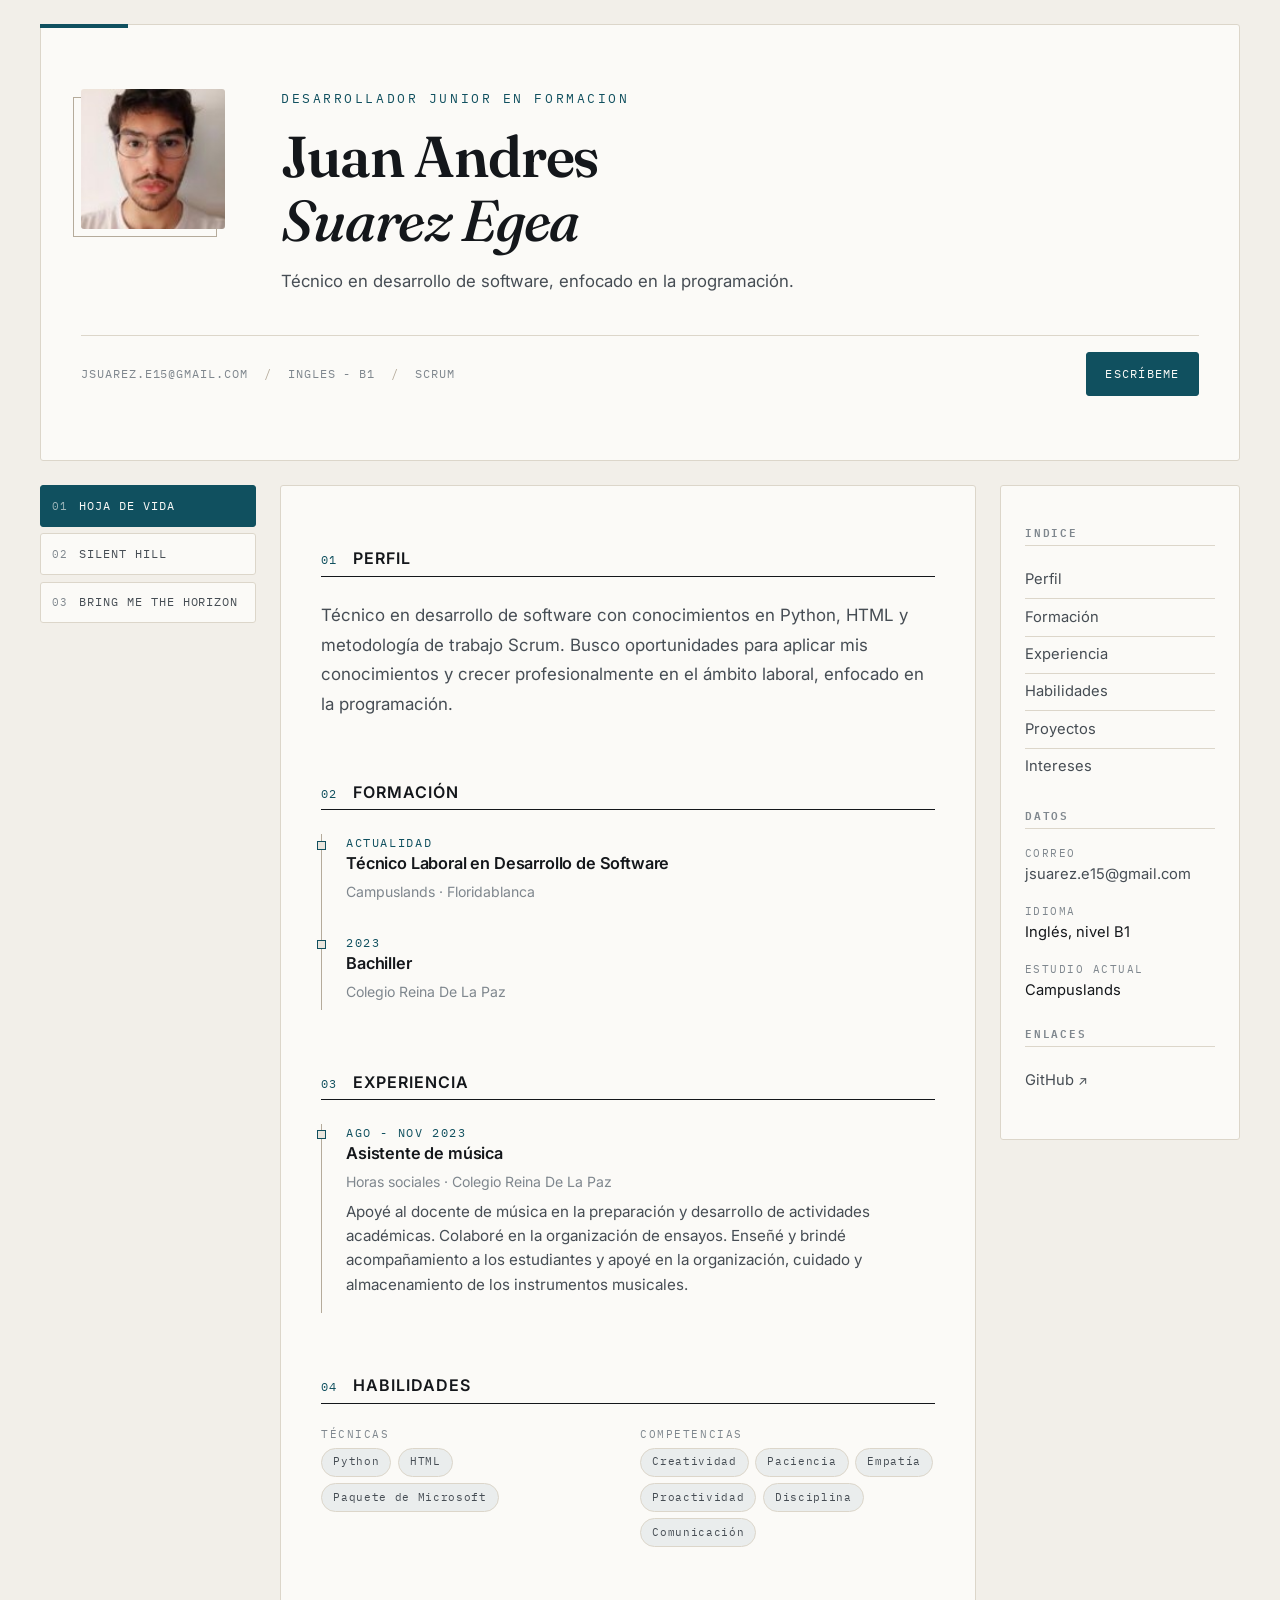
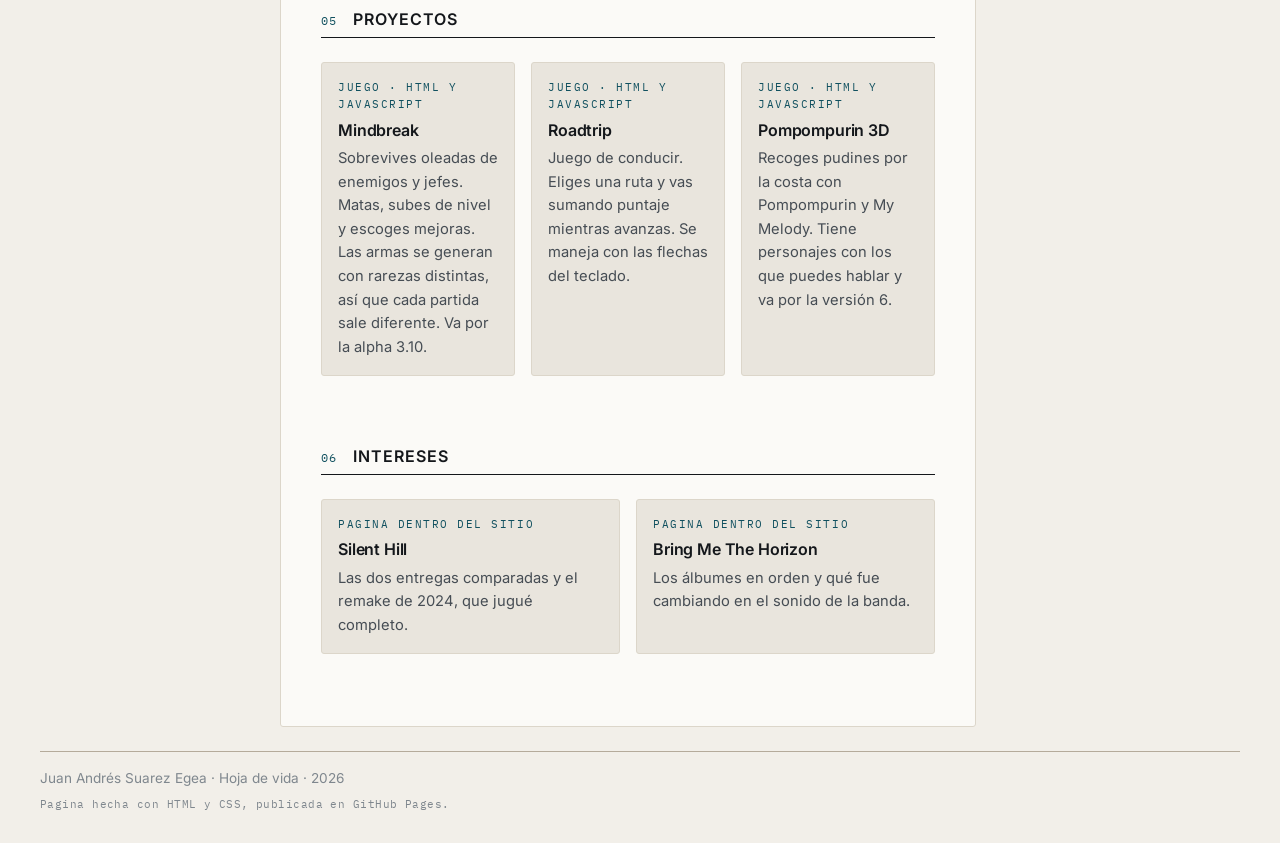
<file: index.html>
<!DOCTYPE html>
<html lang="es">
<head>
  <meta charset="UTF-8">
  <meta name="viewport" content="width=device-width, initial-scale=1.0">
  <meta name="description" content="Hoja de vida de Juan Andres Suarez Egea, desarrollador junior en formacion. Perfil, formacion, experiencia, habilidades y proyectos.">
  <title>Juan Andrés Suarez Egea - Hoja de vida</title>
  <link rel="preconnect" href="https://fonts.googleapis.com">
  <link rel="preconnect" href="https://fonts.gstatic.com" crossorigin>
  <link href="https://fonts.googleapis.com/css2?family=Fraunces:ital,opsz,wght@0,9..144,400;0,9..144,500;0,9..144,600;1,9..144,500&family=IBM+Plex+Mono:wght@400;500&family=Inter:wght@400;500;600&display=swap" rel="stylesheet">
  <link rel="stylesheet" href="styles.css">
</head>
<body>
  <div class="contenedor">

    <header class="cabecera">
      <div class="cabecera-interior">
        <figure class="retrato-marco">
          <img class="retrato" src="img/perfil.jpg" alt="Foto de Juan Andres Suarez Egea">
        </figure>
        <div>
          <p class="cargo">Desarrollador Junior en formacion</p>
          <h1>Juan Andres<span class="apellido">Suarez Egea</span></h1>
          <p class="resumen">Técnico en desarrollo de software, enfocado en la programación.</p>
        </div>
      </div>

      <div class="cabecera-pie">
        <ul class="metadatos">
          <li>jsuarez.e15@gmail.com</li>
          <li>Ingles - B1</li>
          <li>Scrum</li>
        </ul>
        <a class="llamada" href="mailto:jsuarez.e15@gmail.com">Escríbeme</a>
      </div>
    </header>

    <nav class="menu" aria-label="Navegacion principal">
      <ul>
        <li><a href="index.html" class="activo" data-num="01">Hoja de vida</a></li>
        <li><a href="silent-hill.html" data-num="02">Silent Hill</a></li>
        <li><a href="bring-me-the-horizon.html" data-num="03">Bring Me The Horizon</a></li>
      </ul>
    </nav>

    <main class="principal">

      <section class="seccion" id="perfil">
        <h2 data-num="01">Perfil</h2>
        <p class="entrada">Técnico en desarrollo de software con conocimientos en Python, HTML y metodología de trabajo Scrum. Busco oportunidades para aplicar mis conocimientos y crecer profesionalmente en el ámbito laboral, enfocado en la programación.</p>
      </section>

      <section class="seccion" id="formacion">
        <h2 data-num="02">Formación</h2>
        <div class="linea">
          <article class="evento">
            <span class="fecha">Actualidad</span>
            <h3>Técnico Laboral en Desarrollo de Software</h3>
            <p class="lugar">Campuslands · Floridablanca</p>
          </article>
          <article class="evento">
            <span class="fecha">2023</span>
            <h3>Bachiller</h3>
            <p class="lugar">Colegio Reina De La Paz</p>
          </article>
        </div>
      </section>

      <section class="seccion" id="experiencia">
        <h2 data-num="03">Experiencia</h2>
        <div class="linea">
          <article class="evento">
            <span class="fecha">Ago - Nov 2023</span>
            <h3>Asistente de música</h3>
            <p class="lugar">Horas sociales · Colegio Reina De La Paz</p>
            <p>Apoyé al docente de música en la preparación y desarrollo de actividades académicas. Colaboré en la organización de ensayos. Enseñé y brindé acompañamiento a los estudiantes y apoyé en la organización, cuidado y almacenamiento de los instrumentos musicales.</p>
          </article>
        </div>
      </section>

      <section class="seccion" id="habilidades">
        <h2 data-num="04">Habilidades</h2>
        <div class="habilidades">
          <div>
            <h3 class="subtitulo">Técnicas</h3>
            <ul class="chips">
              <li>Python</li>
              <li>HTML</li>
              <li>Paquete de Microsoft</li>
            </ul>
          </div>
          <div>
            <h3 class="subtitulo">Competencias</h3>
            <ul class="chips">
              <li>Creatividad</li>
              <li>Paciencia</li>
              <li>Empatía</li>
              <li>Proactividad</li>
              <li>Disciplina</li>
              <li>Comunicación</li>
            </ul>
          </div>
        </div>
      </section>

      <section class="seccion" id="proyectos">
        <h2 data-num="05">Proyectos</h2>
        <ul class="tarjetas">
          <li class="tarjeta">
            <span class="etiqueta">Juego · HTML y JavaScript</span>
            <h3>Mindbreak</h3>
            <p>Sobrevives oleadas de enemigos y jefes. Matas, subes de nivel y escoges mejoras. Las armas se generan con rarezas distintas, así que cada partida sale diferente. Va por la alpha 3.10.</p>
          </li>
          <li class="tarjeta">
            <span class="etiqueta">Juego · HTML y JavaScript</span>
            <h3>Roadtrip</h3>
            <p>Juego de conducir. Eliges una ruta y vas sumando puntaje mientras avanzas. Se maneja con las flechas del teclado.</p>
          </li>
          <li class="tarjeta">
            <span class="etiqueta">Juego · HTML y JavaScript</span>
            <h3>Pompompurin 3D</h3>
            <p>Recoges pudines por la costa con Pompompurin y My Melody. Tiene personajes con los que puedes hablar y va por la versión 6.</p>
          </li>
        </ul>
      </section>

      <section class="seccion" id="intereses">
        <h2 data-num="06">Intereses</h2>
        <ul class="tarjetas">
          <li class="tarjeta">
            <a href="silent-hill.html">
              <span class="etiqueta">Pagina dentro del sitio</span>
              <h3>Silent Hill</h3>
              <p>Las dos entregas comparadas y el remake de 2024, que jugué completo.</p>
            </a>
          </li>
          <li class="tarjeta">
            <a href="bring-me-the-horizon.html">
              <span class="etiqueta">Pagina dentro del sitio</span>
              <h3>Bring Me The Horizon</h3>
              <p>Los álbumes en orden y qué fue cambiando en el sonido de la banda.</p>
            </a>
          </li>
        </ul>
      </section>

    </main>

    <aside class="lateral">
      <h2>Indice</h2>
      <ul>
        <li><a href="#perfil">Perfil</a></li>
        <li><a href="#formacion">Formación</a></li>
        <li><a href="#experiencia">Experiencia</a></li>
        <li><a href="#habilidades">Habilidades</a></li>
        <li><a href="#proyectos">Proyectos</a></li>
        <li><a href="#intereses">Intereses</a></li>
      </ul>

      <h2>Datos</h2>
      <dl>
        <dt>Correo</dt>
        <dd><a href="mailto:jsuarez.e15@gmail.com">jsuarez.e15@gmail.com</a></dd>
        <dt>Idioma</dt>
        <dd>Inglés, nivel B1</dd>
        <dt>Estudio actual</dt>
        <dd>Campuslands</dd>
      </dl>

      <h2>Enlaces</h2>
      <ul>
        <li><a class="externo" href="https://github.com/Juan-1522" target="_blank" rel="noopener noreferrer">GitHub</a></li>
      </ul>
    </aside>

    <footer class="pie">
      <p>Juan Andrés Suarez Egea · Hoja de vida · 2026</p>
      <p class="nota">Pagina hecha con HTML y CSS, publicada en GitHub Pages.</p>
    </footer>

  </div>
</body>
</html>
</file>
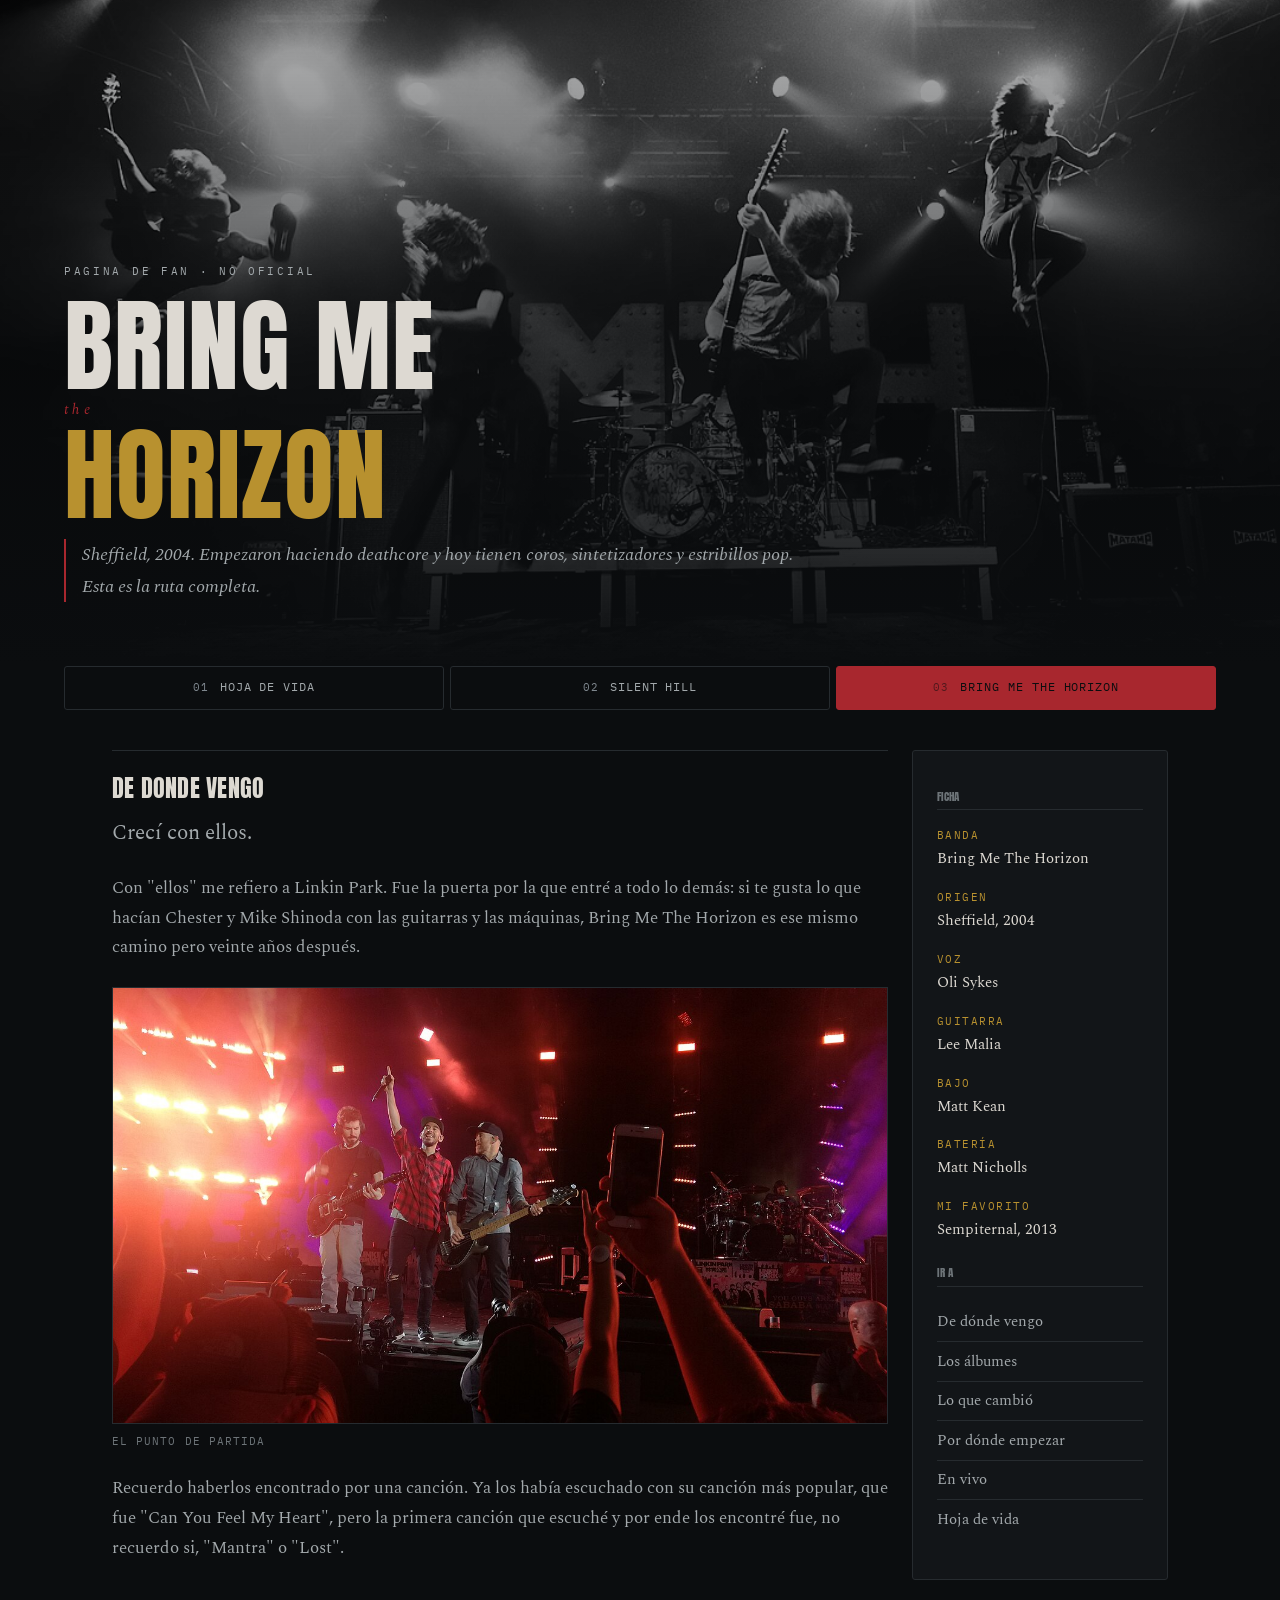
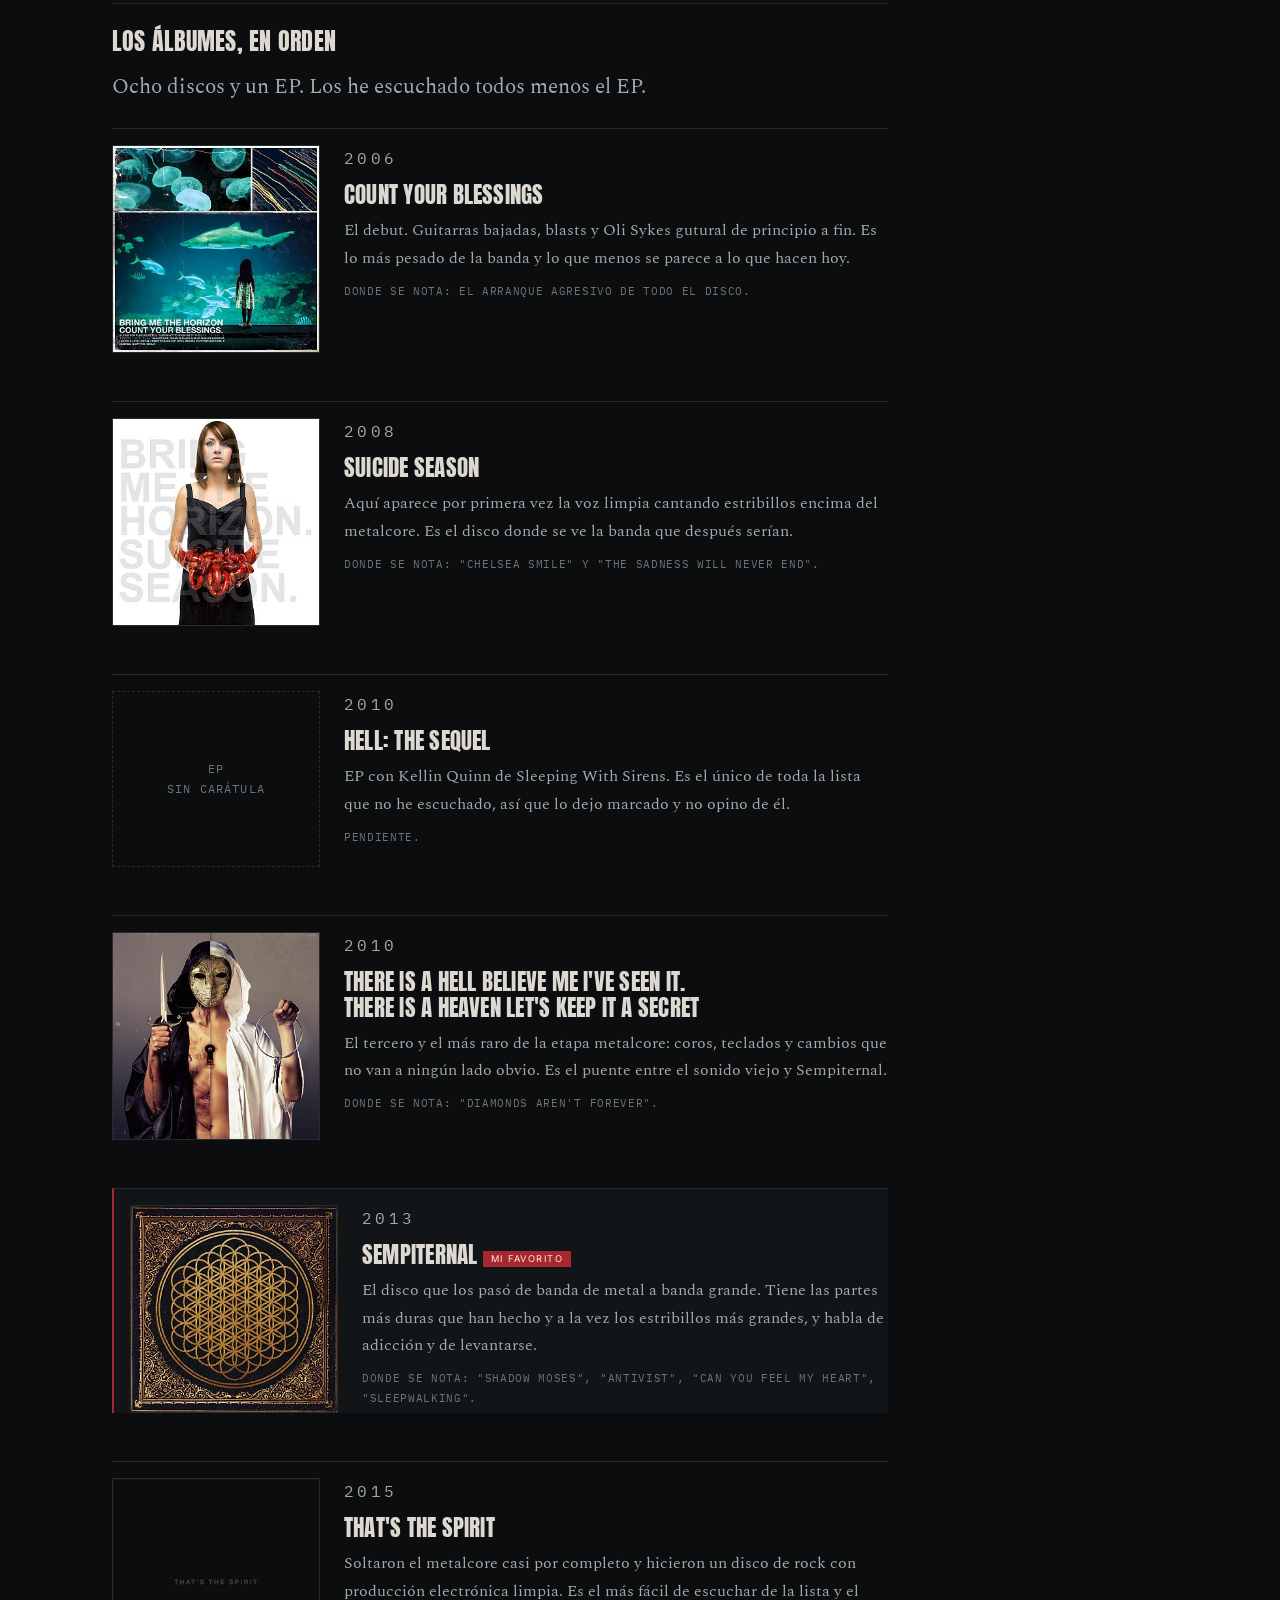
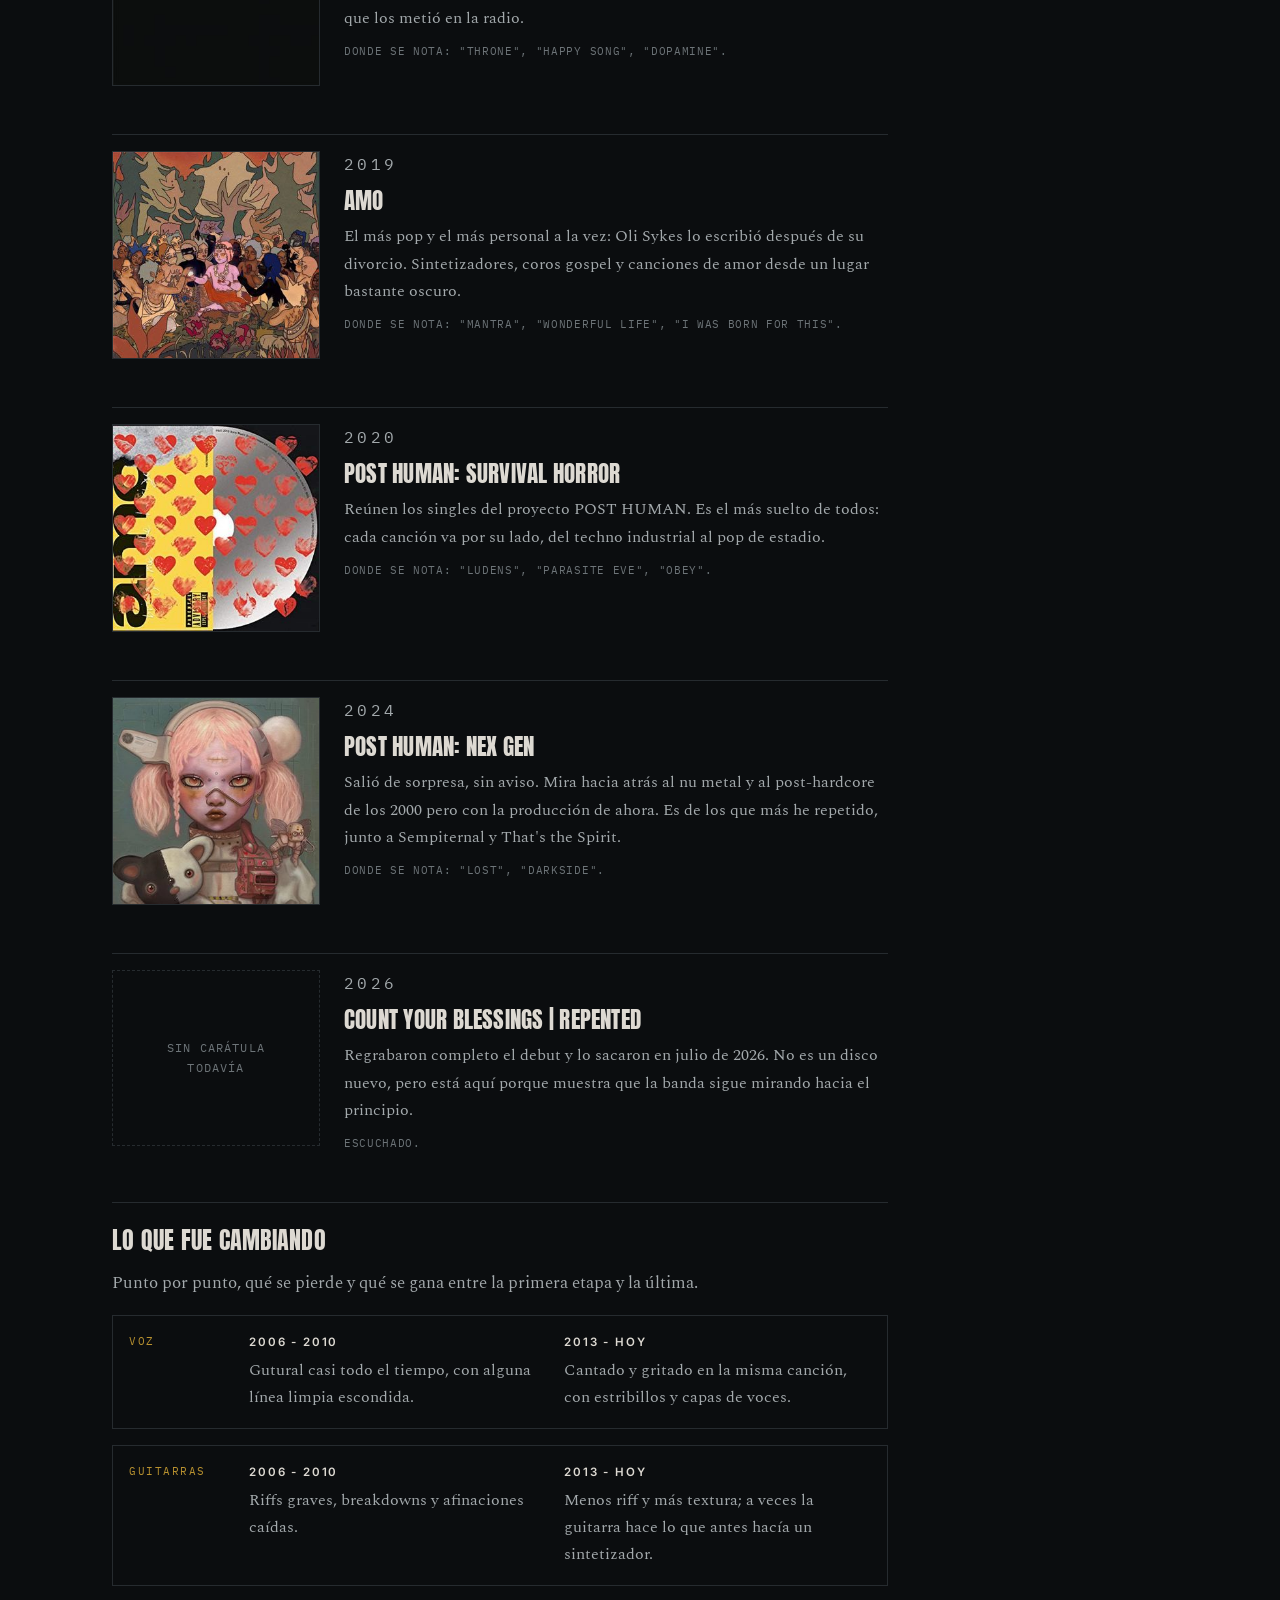
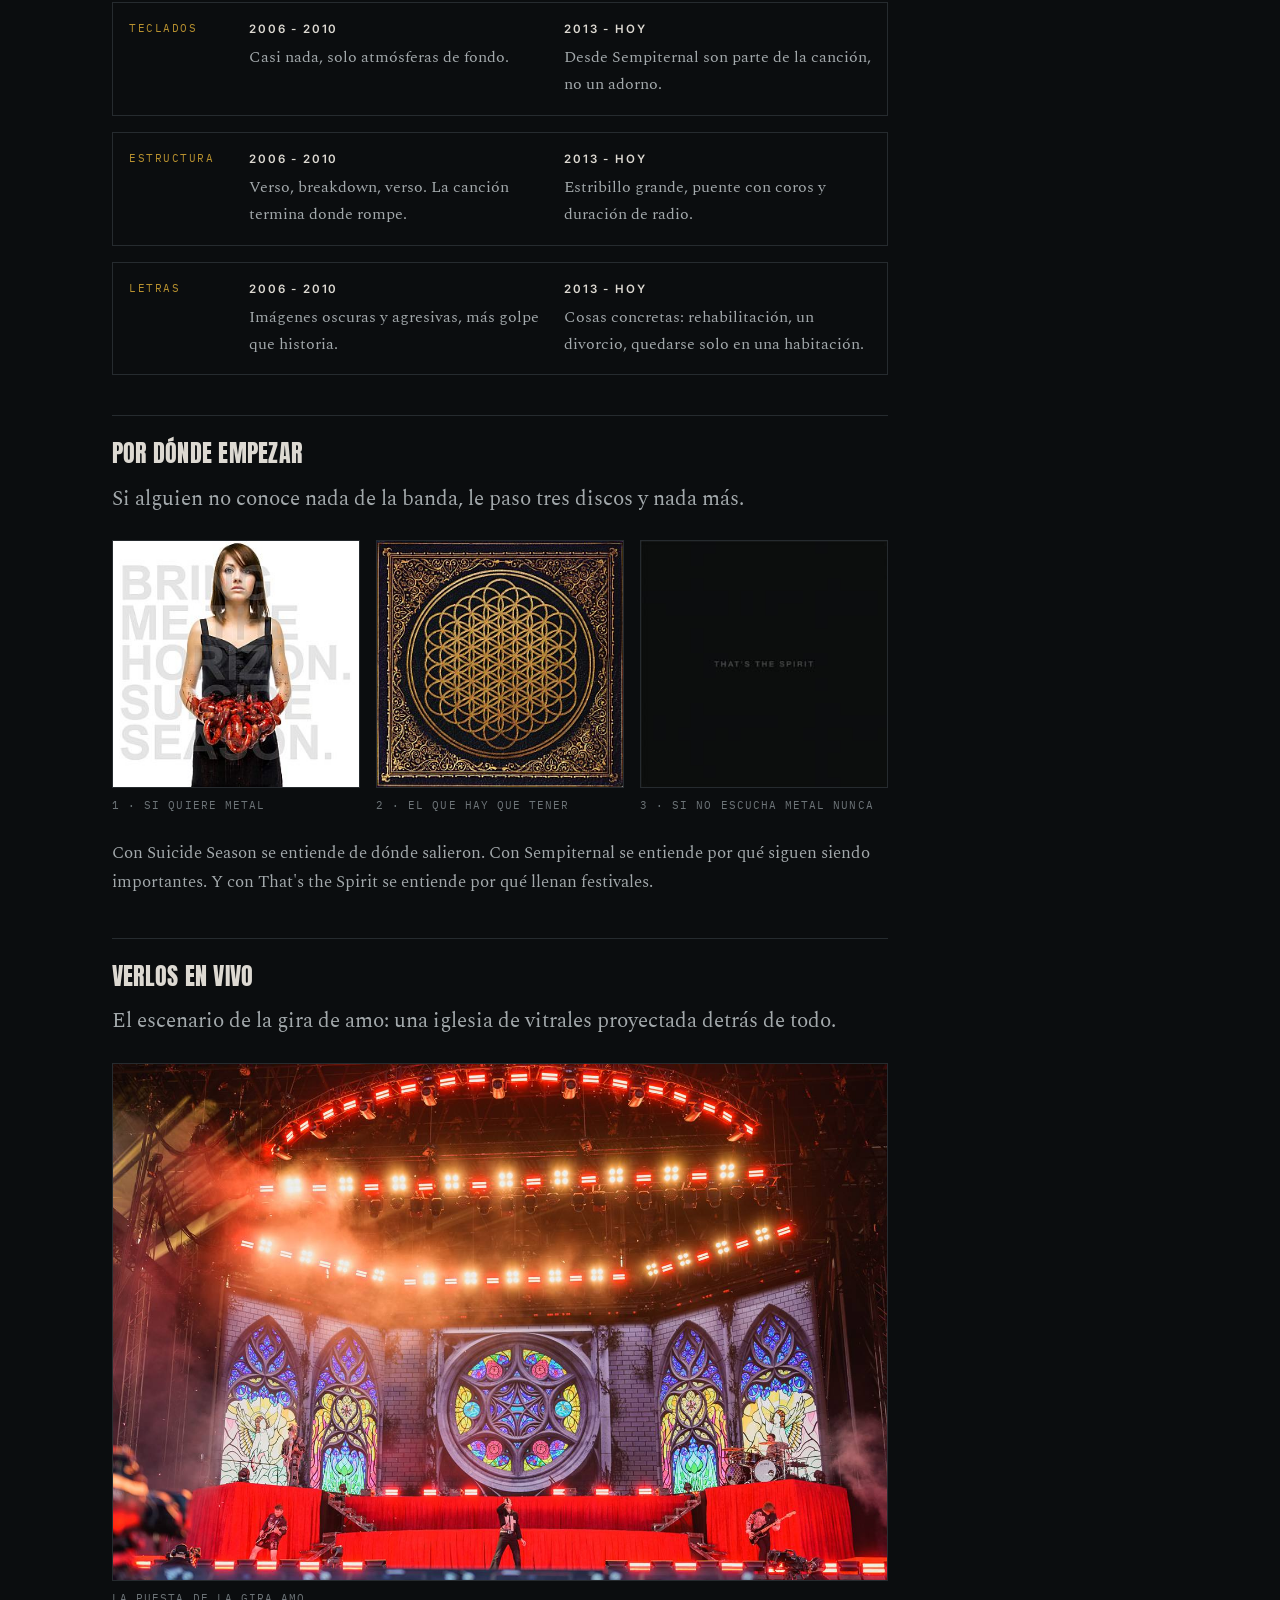
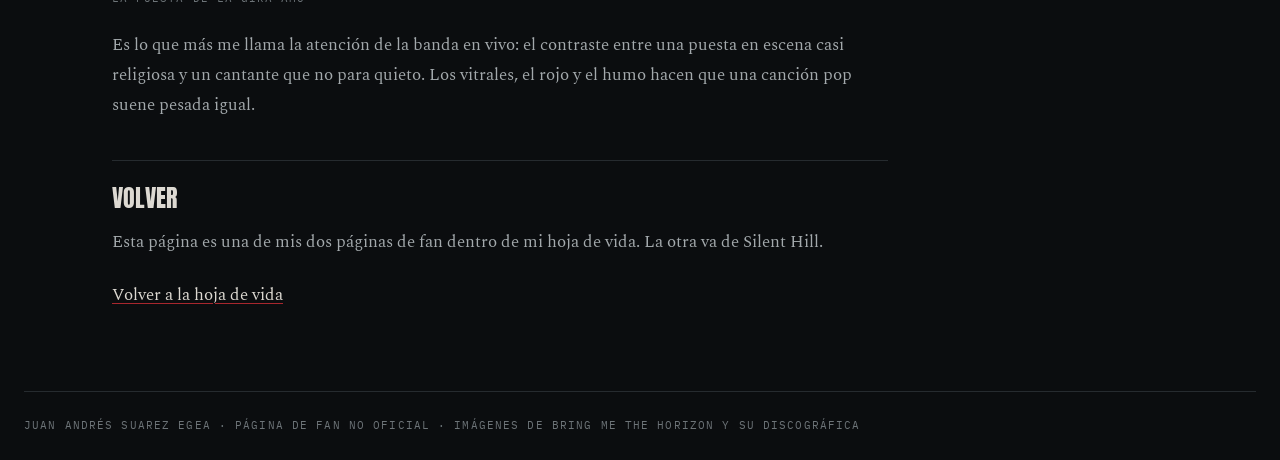
<file: bring-me-the-horizon.html>
<!DOCTYPE html>
<html lang="es">
<head>
  <meta charset="UTF-8">
  <meta name="viewport" content="width=device-width, initial-scale=1.0">
  <meta name="description" content="Pagina de fan sobre Bring Me The Horizon: los albumes en orden, como cambio el sonido de la banda y cual es mi favorito.">
  <title>Bring Me The Horizon · Juan Andrés Suarez Egea</title>
  <link rel="preconnect" href="https://fonts.googleapis.com">
  <link rel="preconnect" href="https://fonts.gstatic.com" crossorigin>
  <link href="https://fonts.googleapis.com/css2?family=Anton&family=Spectral:ital,wght@0,400;0,600;1,400&family=IBM+Plex+Mono:wght@400;500&family=Inter:wght@400;500;600&display=swap" rel="stylesheet">
  <link rel="stylesheet" href="styles.css">
</head>
<body class="fan bmth">

  <header class="portada">
    <img class="portada-fondo" src="img/banda.jpg" alt="Bring Me The Horizon en el escenario saltando a la vez, fotografos en blanco y negro">
    <div class="portada-caja">
      <p class="marco">Pagina de fan · no oficial</p>
      <h1>Bring Me<span class="y">the</span><span class="num">Horizon</span></h1>
      <p class="bajada">Sheffield, 2004. Empezaron haciendo deathcore y hoy tienen coros, sintetizadores y estribillos pop. Esta es la ruta completa.</p>
    </div>
  </header>

  <nav class="menu" aria-label="Navegacion principal">
    <ul>
      <li><a data-num="01" href="index.html">Hoja de vida</a></li>
      <li><a data-num="02" href="silent-hill.html">Silent Hill</a></li>
      <li><a data-num="03" href="bring-me-the-horizon.html" class="activo">Bring Me The Horizon</a></li>
    </ul>
  </nav>

  <div class="fan-cuerpo">
    <main class="contenido">

      <section class="bloque" id="origen">
        <h2>De donde vengo</h2>
        <p class="lead">Crecí con ellos.</p>
        <p>Con "ellos" me refiero a Linkin Park. Fue la puerta por la que entré a todo lo demás: si te gusta lo que hacían Chester y Mike Shinoda con las guitarras y las máquinas, Bring Me The Horizon es ese mismo camino pero veinte años después.</p>
        <div class="galeria">
          <figure class="ancha">
            <img src="img/linkin-park.jpg" alt="Linkin Park en el Hollywood Bowl en 2017: Chester Bennington en el centro con el micro en alto, Mike Shinoda y Phoenix a cada lado">
            <figcaption>El punto de partida</figcaption>
          </figure>
        </div>
        <p>Recuerdo haberlos encontrado por una canción. Ya los había escuchado con su canción más popular, que fue "Can You Feel My Heart", pero la primera canción que escuché y por ende los encontré fue, no recuerdo si, "Mantra" o "Lost".</p>
      </section>

      <section class="bloque" id="discografia">
        <h2>Los álbumes, en orden</h2>
        <p class="lead">Ocho discos y un EP. Los he escuchado todos menos el EP.</p>
        <ol class="discos">

          <li class="disco">
            <img src="img/cyb.jpg" alt="Carátula de Count Your Blessings: una chica de espaldas frente a un acuario">
            <div class="disco-info">
              <p class="anio">2006</p>
              <h3>Count Your Blessings</h3>
              <p>El debut. Guitarras bajadas, blasts y Oli Sykes gutural de principio a fin. Es lo más pesado de la banda y lo que menos se parece a lo que hacen hoy.</p>
              <p class="temas">Donde se nota: el arranque agresivo de todo el disco.</p>
            </div>
          </li>

          <li class="disco">
            <img src="img/suicide-season.jpg" alt="Carátula de Suicide Season: una mujer de pie sobre fondo blanco con el abdomen cubierto de tripas rojas">
            <div class="disco-info">
              <p class="anio">2008</p>
              <h3>Suicide Season</h3>
              <p>Aquí aparece por primera vez la voz limpia cantando estribillos encima del metalcore. Es el disco donde se ve la banda que después serían.</p>
              <p class="temas">Donde se nota: "Chelsea Smile" y "The Sadness Will Never End".</p>
            </div>
          </li>

          <li class="disco">
            <div class="pendiente">EP<br>sin carátula</div>
            <div class="disco-info">
              <p class="anio">2010</p>
              <h3>Hell: The Sequel</h3>
              <p>EP con Kellin Quinn de Sleeping With Sirens. Es el único de toda la lista que no he escuchado, así que lo dejo marcado y no opino de él.</p>
              <p class="temas">Pendiente.</p>
            </div>
          </li>

          <li class="disco">
            <img src="img/hell-zero.jpg" alt="Carátula de There Is a Hell: mitad oscura con un cuchillo y mitad clara con esposas">
            <div class="disco-info">
              <p class="anio">2010</p>
              <h3>There Is a Hell Believe Me I've Seen It. There Is a Heaven Let's Keep It a Secret</h3>
              <p>El tercero y el más raro de la etapa metalcore: coros, teclados y cambios que no van a ningún lado obvio. Es el puente entre el sonido viejo y Sempiternal.</p>
              <p class="temas">Donde se nota: "Diamonds Aren't Forever".</p>
            </div>
          </li>

          <li class="disco fav">
            <img src="img/sempiternal.jpg" alt="Carátula de Sempiternal: un círculo dorado con un dibujo geométrico sobre fondo negro">
            <div class="disco-info">
              <p class="anio">2013</p>
              <h3>Sempiternal <span class="marca">Mi favorito</span></h3>
              <p>El disco que los pasó de banda de metal a banda grande. Tiene las partes más duras que han hecho y a la vez los estribillos más grandes, y habla de adicción y de levantarse.</p>
              <p class="temas">Donde se nota: "Shadow Moses", "Antivist", "Can You Feel My Heart", "Sleepwalking".</p>
            </div>
          </li>

          <li class="disco">
            <img src="img/thats-the-spirit.jpg" alt="Carátula de That's the Spirit: fondo negro con el título en letras pequeñas y grises">
            <div class="disco-info">
              <p class="anio">2015</p>
              <h3>That's the Spirit</h3>
              <p>Soltaron el metalcore casi por completo y hicieron un disco de rock con producción electrónica limpia. Es el más fácil de escuchar de la lista y el que los metió en la radio.</p>
              <p class="temas">Donde se nota: "Throne", "Happy Song", "Dopamine".</p>
            </div>
          </li>

          <li class="disco">
            <img src="img/post-human.jpg" alt="Carátula de amo: un tapiz con figuras reclinadas en un jardín de árboles">
            <div class="disco-info">
              <p class="anio">2019</p>
              <h3>amo</h3>
              <p>El más pop y el más personal a la vez: Oli Sykes lo escribió después de su divorcio. Sintetizadores, coros gospel y canciones de amor desde un lugar bastante oscuro.</p>
              <p class="temas">Donde se nota: "Mantra", "Wonderful Life", "I Was Born for This".</p>
            </div>
          </li>

          <li class="disco">
            <img src="img/amo.jpg" alt="Carátula de POST HUMAN: Survival Horror, mitad negra y mitad blanca, con una máscara dorada">
            <div class="disco-info">
              <p class="anio">2020</p>
              <h3>POST HUMAN: Survival Horror</h3>
              <p>Reúnen los singles del proyecto POST HUMAN. Es el más suelto de todos: cada canción va por su lado, del techno industrial al pop de estadio.</p>
              <p class="temas">Donde se nota: "Ludens", "Parasite Eve", "Obey".</p>
            </div>
          </li>

          <li class="disco">
            <img src="img/nex-gen.jpg" alt="Carátula de POST HUMAN: NeX GEn: una muñeca robótica de pelo rosa con audífonos">
            <div class="disco-info">
              <p class="anio">2024</p>
              <h3>POST HUMAN: NeX GEn</h3>
              <p>Salió de sorpresa, sin aviso. Mira hacia atrás al nu metal y al post-hardcore de los 2000 pero con la producción de ahora. Es de los que más he repetido, junto a Sempiternal y That's the Spirit.</p>
              <p class="temas">Donde se nota: "Lost", "Darkside".</p>
            </div>
          </li>

          <li class="disco">
            <div class="pendiente">Sin carátula<br>todavía</div>
            <div class="disco-info">
              <p class="anio">2026</p>
              <h3>Count Your Blessings | Repented</h3>
              <p>Regrabaron completo el debut y lo sacaron en julio de 2026. No es un disco nuevo, pero está aquí porque muestra que la banda sigue mirando hacia el principio.</p>
              <p class="temas">Escuchado.</p>
            </div>
          </li>

        </ol>
      </section>

      <section class="bloque" id="sonido">
        <h2>Lo que fue cambiando</h2>
        <p>Punto por punto, qué se pierde y qué se gana entre la primera etapa y la última.</p>
        <div class="ficha">

          <div class="fila">
            <p class="etiqueta">Voz</p>
            <div class="celda"><strong>2006 - 2010</strong><p>Gutural casi todo el tiempo, con alguna línea limpia escondida.</p></div>
            <div class="celda"><strong>2013 - hoy</strong><p>Cantado y gritado en la misma canción, con estribillos y capas de voces.</p></div>
          </div>

          <div class="fila">
            <p class="etiqueta">Guitarras</p>
            <div class="celda"><strong>2006 - 2010</strong><p>Riffs graves, breakdowns y afinaciones caídas.</p></div>
            <div class="celda"><strong>2013 - hoy</strong><p>Menos riff y más textura; a veces la guitarra hace lo que antes hacía un sintetizador.</p></div>
          </div>

          <div class="fila">
            <p class="etiqueta">Teclados</p>
            <div class="celda"><strong>2006 - 2010</strong><p>Casi nada, solo atmósferas de fondo.</p></div>
            <div class="celda"><strong>2013 - hoy</strong><p>Desde Sempiternal son parte de la canción, no un adorno.</p></div>
          </div>

          <div class="fila">
            <p class="etiqueta">Estructura</p>
            <div class="celda"><strong>2006 - 2010</strong><p>Verso, breakdown, verso. La canción termina donde rompe.</p></div>
            <div class="celda"><strong>2013 - hoy</strong><p>Estribillo grande, puente con coros y duración de radio.</p></div>
          </div>

          <div class="fila">
            <p class="etiqueta">Letras</p>
            <div class="celda"><strong>2006 - 2010</strong><p>Imágenes oscuras y agresivas, más golpe que historia.</p></div>
            <div class="celda"><strong>2013 - hoy</strong><p>Cosas concretas: rehabilitación, un divorcio, quedarse solo en una habitación.</p></div>
          </div>

        </div>
      </section>

      <section class="bloque" id="empezar">
        <h2>Por dónde empezar</h2>
        <p class="lead">Si alguien no conoce nada de la banda, le paso tres discos y nada más.</p>
        <div class="galeria tres">
          <figure>
            <img src="img/suicide-season.jpg" alt="Carátula de Suicide Season">
            <figcaption>1 · Si quiere metal</figcaption>
          </figure>
          <figure>
            <img src="img/sempiternal.jpg" alt="Carátula de Sempiternal">
            <figcaption>2 · El que hay que tener</figcaption>
          </figure>
          <figure>
            <img src="img/thats-the-spirit.jpg" alt="Carátula de That's the Spirit">
            <figcaption>3 · Si no escucha metal nunca</figcaption>
          </figure>
        </div>
        <p>Con Suicide Season se entiende de dónde salieron. Con Sempiternal se entiende por qué siguen siendo importantes. Y con That's the Spirit se entiende por qué llenan festivales.</p>
      </section>

      <section class="bloque" id="en-vivo">
        <h2>Verlos en vivo</h2>
        <p class="lead">El escenario de la gira de amo: una iglesia de vitrales proyectada detrás de todo.</p>
        <div class="galeria">
          <figure class="ancha">
            <img src="img/bmth-en-vivo.jpg" alt="Escenario con vitrales de iglesia proyectados, luces rojas y la banda sobre un altar rojo">
            <figcaption>La puesta de la gira amo</figcaption>
          </figure>
        </div>
        <p>Es lo que más me llama la atención de la banda en vivo: el contraste entre una puesta en escena casi religiosa y un cantante que no para quieto. Los vitrales, el rojo y el humo hacen que una canción pop suene pesada igual.</p>
      </section>

      <section class="bloque" id="volver">
        <h2>Volver</h2>
        <p>Esta página es una de mis dos páginas de fan dentro de mi hoja de vida. La otra va de Silent Hill.</p>
        <p class="salto"><a href="index.html">Volver a la hoja de vida</a></p>
      </section>

    </main>

    <aside class="lateral">
      <h2>Ficha</h2>
      <dl>
        <dt>Banda</dt>
        <dd>Bring Me The Horizon</dd>
        <dt>Origen</dt>
        <dd>Sheffield, 2004</dd>
        <dt>Voz</dt>
        <dd>Oli Sykes</dd>
        <dt>Guitarra</dt>
        <dd>Lee Malia</dd>
        <dt>Bajo</dt>
        <dd>Matt Kean</dd>
        <dt>Batería</dt>
        <dd>Matt Nicholls</dd>
        <dt>Mi favorito</dt>
        <dd>Sempiternal, 2013</dd>
      </dl>
      <h2>Ir a</h2>
      <ul>
        <li><a href="#origen">De dónde vengo</a></li>
        <li><a href="#discografia">Los álbumes</a></li>
        <li><a href="#sonido">Lo que cambió</a></li>
        <li><a href="#empezar">Por dónde empezar</a></li>
        <li><a href="#en-vivo">En vivo</a></li>
        <li><a href="index.html">Hoja de vida</a></li>
      </ul>
    </aside>
  </div>

  <footer class="pie-fan">
    Juan Andrés Suarez Egea · Página de fan no oficial · Imágenes de Bring Me The Horizon y su discográfica
  </footer>

</body>
</html>
</file>
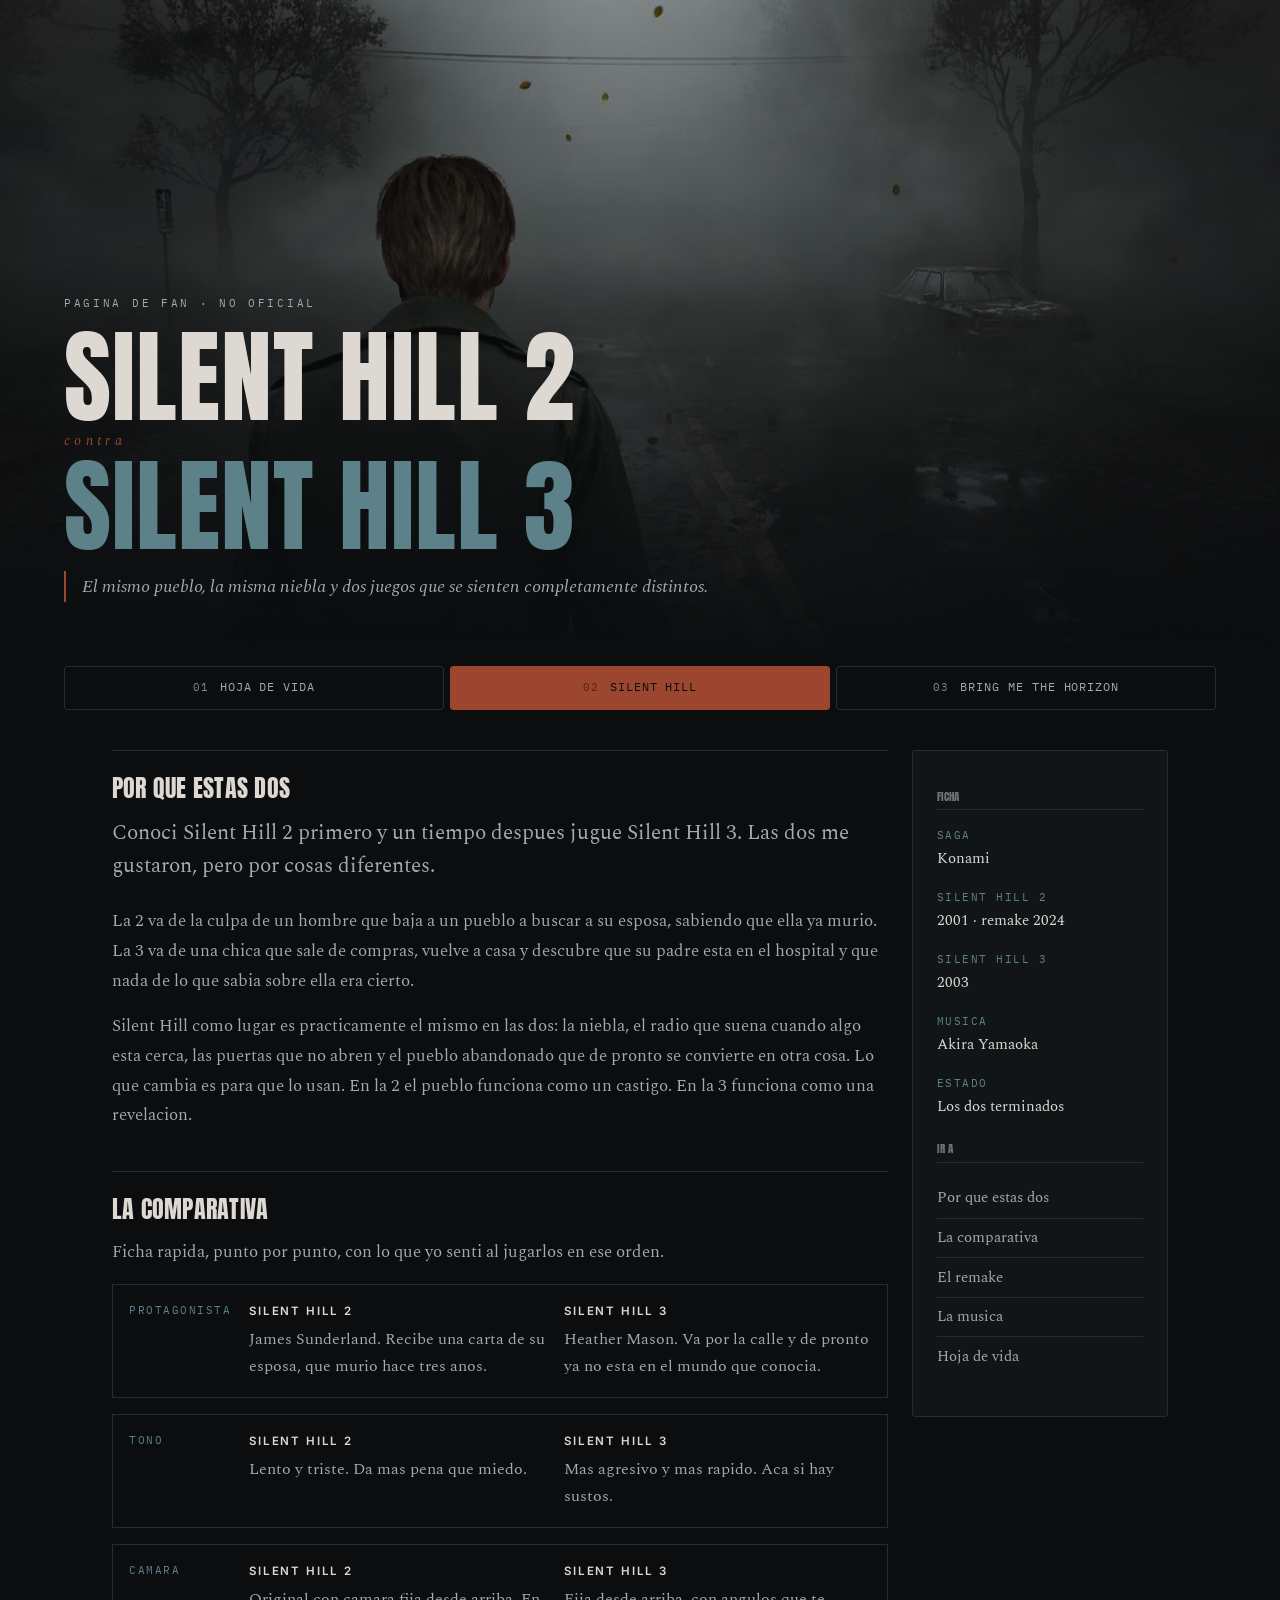
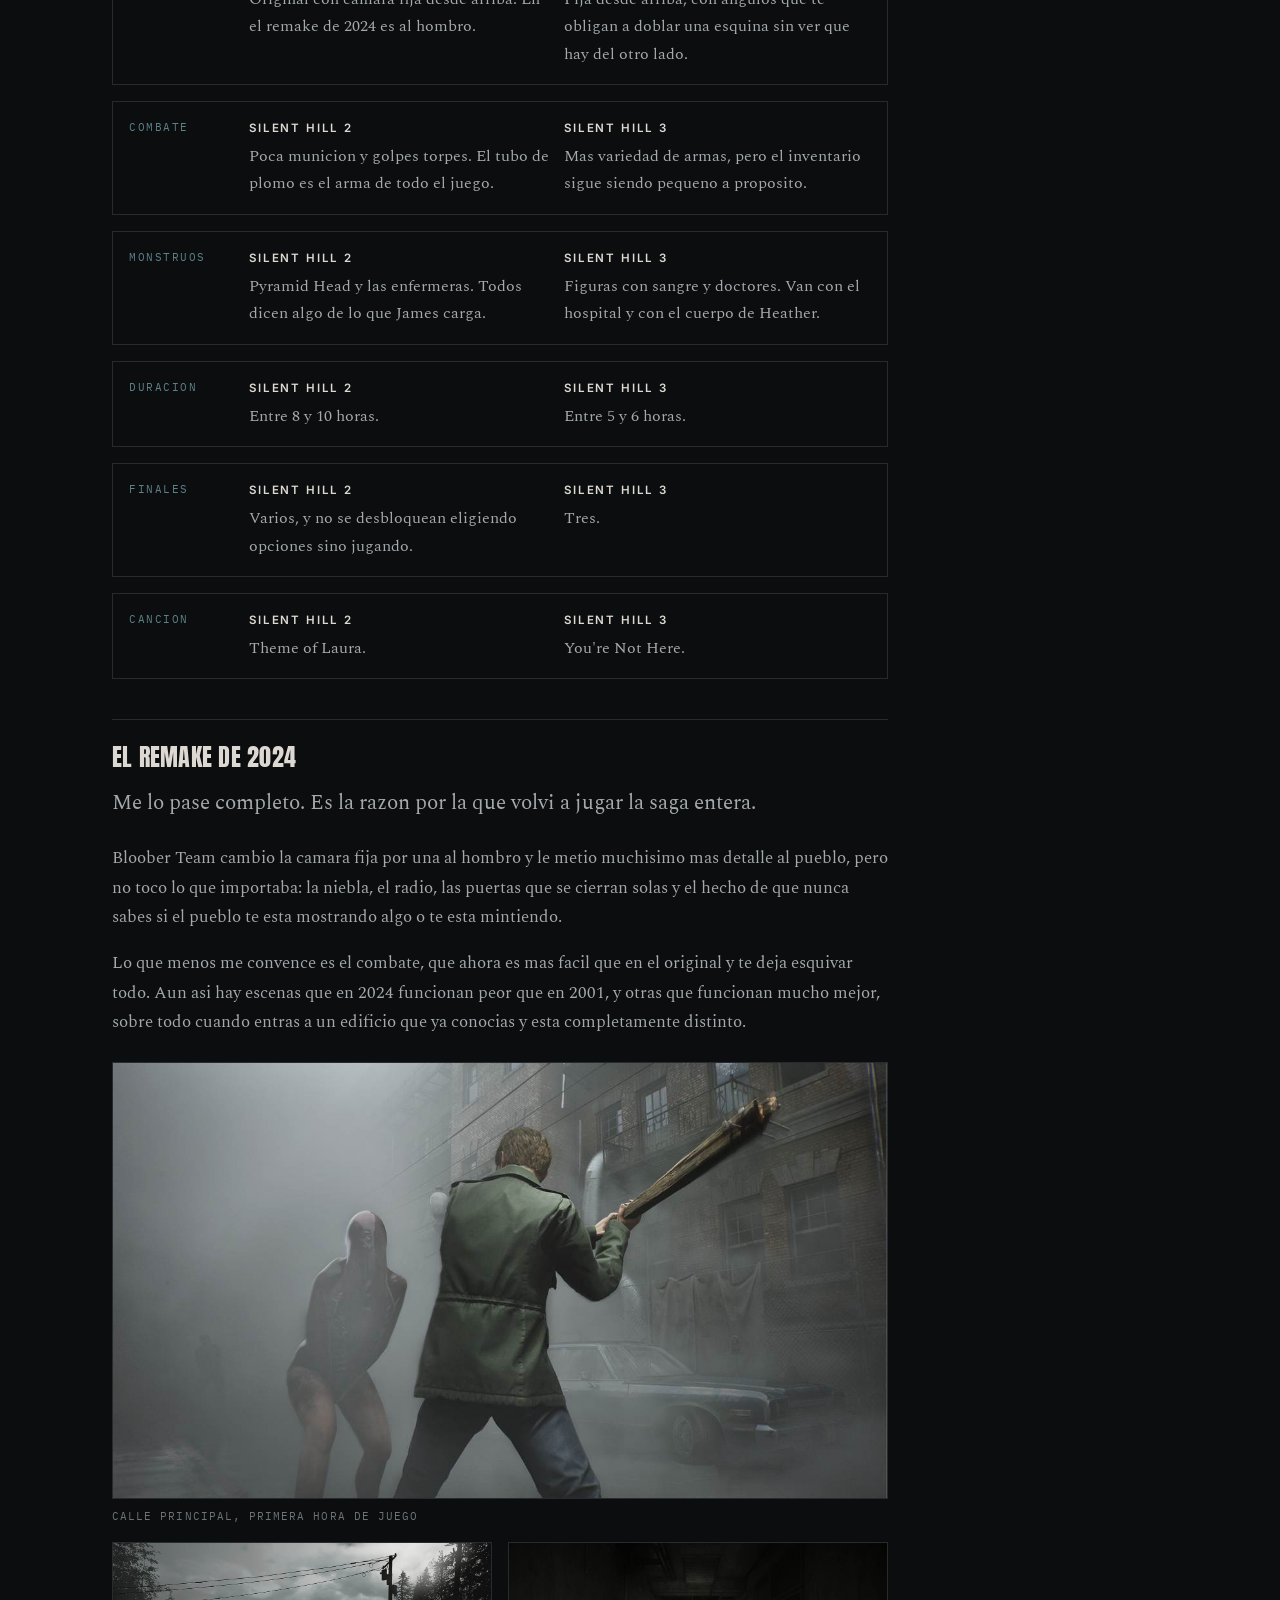
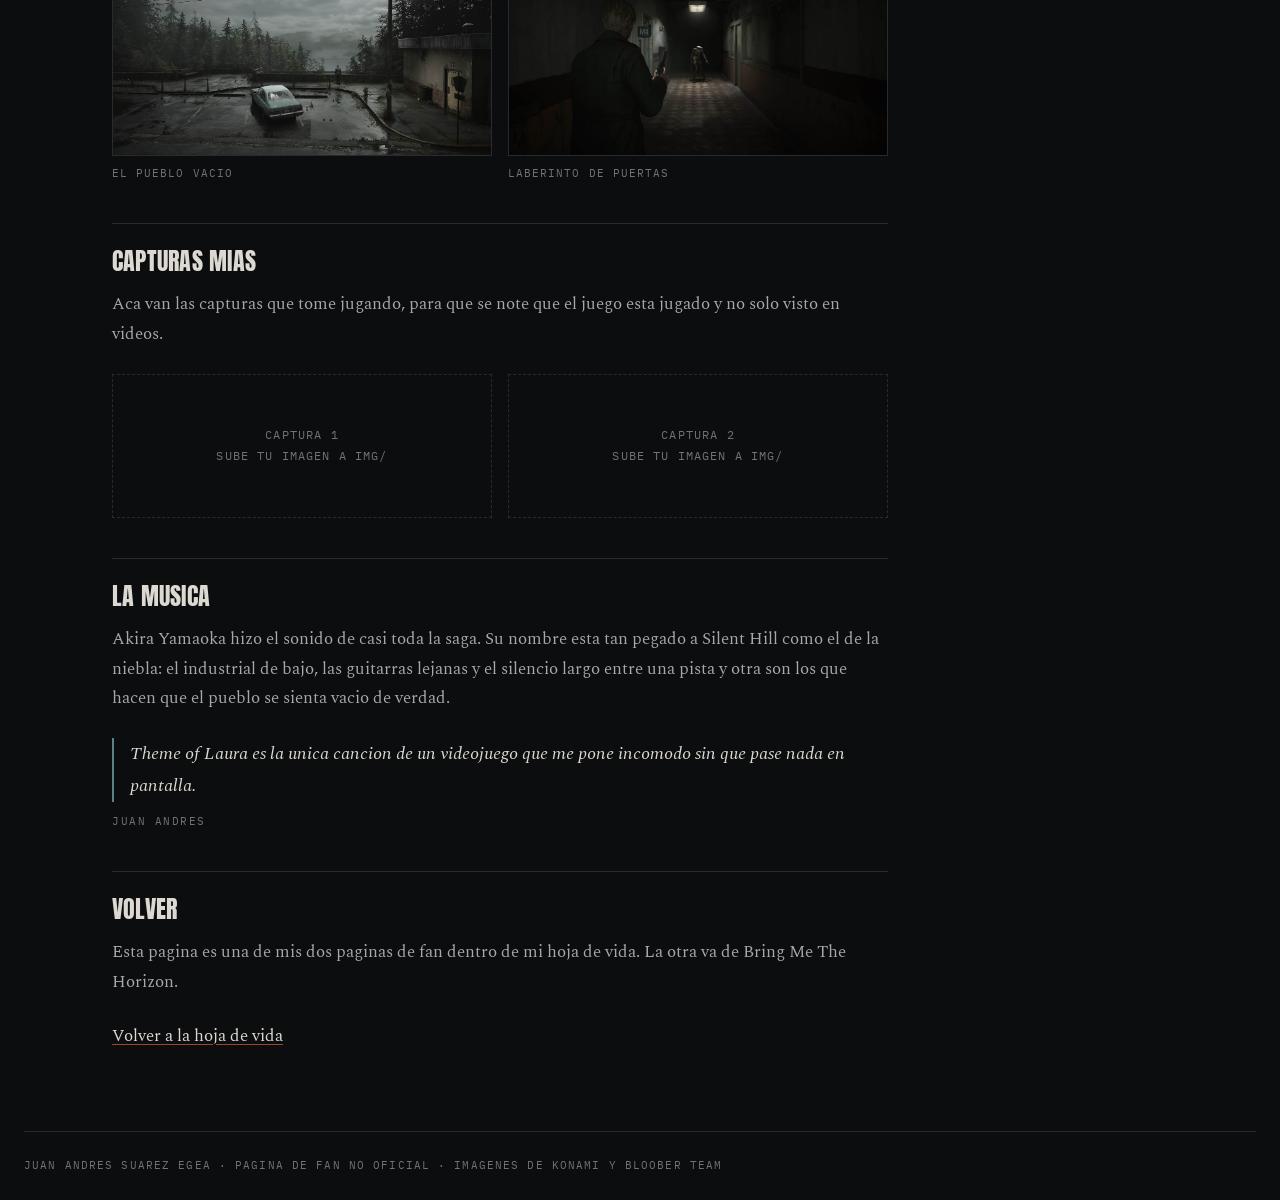
<file: silent-hill.html>
<!DOCTYPE html>
<html lang="es">
<head>
  <meta charset="UTF-8">
  <meta name="viewport" content="width=device-width, initial-scale=1.0">
  <meta name="description" content="Pagina de fan que compara Silent Hill 2 y Silent Hill 3, con apuntes sobre el remake de 2024.">
  <title>Silent Hill 2 y 3 · Juan Andres Suarez Egea</title>
  <link rel="preconnect" href="https://fonts.googleapis.com">
  <link rel="preconnect" href="https://fonts.gstatic.com" crossorigin>
  <link href="https://fonts.googleapis.com/css2?family=Anton&family=Spectral:ital,wght@0,400;0,600;1,400&family=IBM+Plex+Mono:wght@400;500&family=Inter:wght@400;500;600&display=swap" rel="stylesheet">
  <link rel="stylesheet" href="styles.css">
</head>
<body class="fan">

  <header class="portada">
    <img class="portada-fondo" src="img/sh2r-niebla.jpg" alt="James de espaldas caminando por una calle cubierta de niebla en Silent Hill 2">
    <div class="portada-caja">
      <p class="marco">Pagina de fan · no oficial</p>
      <h1>Silent Hill 2<span class="y">contra</span><span class="num">Silent Hill 3</span></h1>
      <p class="bajada">El mismo pueblo, la misma niebla y dos juegos que se sienten completamente distintos.</p>
    </div>
  </header>

  <nav class="menu" aria-label="Navegacion principal">
    <ul>
      <li><a data-num="01" href="index.html">Hoja de vida</a></li>
      <li><a data-num="02" href="silent-hill.html" class="activo">Silent Hill</a></li>
      <li><a data-num="03" href="bring-me-the-horizon.html">Bring Me The Horizon</a></li>
    </ul>
  </nav>

  <div class="fan-cuerpo">
    <main class="contenido">

      <section class="bloque" id="por-que">
        <h2>Por que estas dos</h2>
        <p class="lead">Conoci Silent Hill 2 primero y un tiempo despues jugue Silent Hill 3. Las dos me gustaron, pero por cosas diferentes.</p>
        <p>La 2 va de la culpa de un hombre que baja a un pueblo a buscar a su esposa, sabiendo que ella ya murio. La 3 va de una chica que sale de compras, vuelve a casa y descubre que su padre esta en el hospital y que nada de lo que sabia sobre ella era cierto.</p>
        <p>Silent Hill como lugar es practicamente el mismo en las dos: la niebla, el radio que suena cuando algo esta cerca, las puertas que no abren y el pueblo abandonado que de pronto se convierte en otra cosa. Lo que cambia es para que lo usan. En la 2 el pueblo funciona como un castigo. En la 3 funciona como una revelacion.</p>
      </section>

      <section class="bloque" id="comparativa">
        <h2>La comparativa</h2>
        <p>Ficha rapida, punto por punto, con lo que yo senti al jugarlos en ese orden.</p>
        <div class="ficha">

          <div class="fila">
            <p class="etiqueta">Protagonista</p>
            <div class="celda"><strong>Silent Hill 2</strong><p>James Sunderland. Recibe una carta de su esposa, que murio hace tres anos.</p></div>
            <div class="celda"><strong>Silent Hill 3</strong><p>Heather Mason. Va por la calle y de pronto ya no esta en el mundo que conocia.</p></div>
          </div>

          <div class="fila">
            <p class="etiqueta">Tono</p>
            <div class="celda"><strong>Silent Hill 2</strong><p>Lento y triste. Da mas pena que miedo.</p></div>
            <div class="celda"><strong>Silent Hill 3</strong><p>Mas agresivo y mas rapido. Aca si hay sustos.</p></div>
          </div>

          <div class="fila">
            <p class="etiqueta">Camara</p>
            <div class="celda"><strong>Silent Hill 2</strong><p>Original con camara fija desde arriba. En el remake de 2024 es al hombro.</p></div>
            <div class="celda"><strong>Silent Hill 3</strong><p>Fija desde arriba, con angulos que te obligan a doblar una esquina sin ver que hay del otro lado.</p></div>
          </div>

          <div class="fila">
            <p class="etiqueta">Combate</p>
            <div class="celda"><strong>Silent Hill 2</strong><p>Poca municion y golpes torpes. El tubo de plomo es el arma de todo el juego.</p></div>
            <div class="celda"><strong>Silent Hill 3</strong><p>Mas variedad de armas, pero el inventario sigue siendo pequeno a proposito.</p></div>
          </div>

          <div class="fila">
            <p class="etiqueta">Monstruos</p>
            <div class="celda"><strong>Silent Hill 2</strong><p>Pyramid Head y las enfermeras. Todos dicen algo de lo que James carga.</p></div>
            <div class="celda"><strong>Silent Hill 3</strong><p>Figuras con sangre y doctores. Van con el hospital y con el cuerpo de Heather.</p></div>
          </div>

          <div class="fila">
            <p class="etiqueta">Duracion</p>
            <div class="celda"><strong>Silent Hill 2</strong><p>Entre 8 y 10 horas.</p></div>
            <div class="celda"><strong>Silent Hill 3</strong><p>Entre 5 y 6 horas.</p></div>
          </div>

          <div class="fila">
            <p class="etiqueta">Finales</p>
            <div class="celda"><strong>Silent Hill 2</strong><p>Varios, y no se desbloquean eligiendo opciones sino jugando.</p></div>
            <div class="celda"><strong>Silent Hill 3</strong><p>Tres.</p></div>
          </div>

          <div class="fila">
            <p class="etiqueta">Cancion</p>
            <div class="celda"><strong>Silent Hill 2</strong><p>Theme of Laura.</p></div>
            <div class="celda"><strong>Silent Hill 3</strong><p>You're Not Here.</p></div>
          </div>

        </div>
      </section>

      <section class="bloque" id="remake">
        <h2>El remake de 2024</h2>
        <p class="lead">Me lo pase completo. Es la razon por la que volvi a jugar la saga entera.</p>
        <p>Bloober Team cambio la camara fija por una al hombro y le metio muchisimo mas detalle al pueblo, pero no toco lo que importaba: la niebla, el radio, las puertas que se cierran solas y el hecho de que nunca sabes si el pueblo te esta mostrando algo o te esta mintiendo.</p>
        <p>Lo que menos me convence es el combate, que ahora es mas facil que en el original y te deja esquivar todo. Aun asi hay escenas que en 2024 funcionan peor que en 2001, y otras que funcionan mucho mejor, sobre todo cuando entras a un edificio que ya conocias y esta completamente distinto.</p>
        <div class="galeria">
          <figure class="ancha">
            <img src="img/sh2r-fog.jpg" alt="James con un tubo de plomo frente a Pyramid Head entre la niebla">
            <figcaption>Calle principal, primera hora de juego</figcaption>
          </figure>
          <figure>
            <img src="img/sh2r-calle.jpg" alt="Coche estacionado en una calle vacia y humeda de Silent Hill">
            <figcaption>El pueblo vacio</figcaption>
          </figure>
          <figure>
            <img src="img/sh2r-pasillo.jpg" alt="Pasillo oscuro con una figura al fondo">
            <figcaption>Laberinto de puertas</figcaption>
          </figure>
        </div>
      </section>

      <section class="bloque" id="capturas">
        <h2>Capturas mias</h2>
        <p>Aca van las capturas que tome jugando, para que se note que el juego esta jugado y no solo visto en videos.</p>
        <div class="galeria">
          <figure>
            <div class="pendiente">Captura 1<br>sube tu imagen a img/</div>
          </figure>
          <figure>
            <div class="pendiente">Captura 2<br>sube tu imagen a img/</div>
          </figure>
        </div>
      </section>

      <section class="bloque" id="musica">
        <h2>La musica</h2>
        <p>Akira Yamaoka hizo el sonido de casi toda la saga. Su nombre esta tan pegado a Silent Hill como el de la niebla: el industrial de bajo, las guitarras lejanas y el silencio largo entre una pista y otra son los que hacen que el pueblo se sienta vacio de verdad.</p>
        <blockquote class="cita">Theme of Laura es la unica cancion de un videojuego que me pone incomodo sin que pase nada en pantalla.</blockquote>
        <p class="firma">Juan Andres</p>
      </section>

      <section class="bloque" id="volver">
        <h2>Volver</h2>
        <p>Esta pagina es una de mis dos paginas de fan dentro de mi hoja de vida. La otra va de Bring Me The Horizon.</p>
        <p class="salto"><a href="index.html">Volver a la hoja de vida</a></p>
      </section>

    </main>

    <aside class="lateral">
      <h2>Ficha</h2>
      <dl>
        <dt>Saga</dt>
        <dd>Konami</dd>
        <dt>Silent Hill 2</dt>
        <dd>2001 · remake 2024</dd>
        <dt>Silent Hill 3</dt>
        <dd>2003</dd>
        <dt>Musica</dt>
        <dd>Akira Yamaoka</dd>
        <dt>Estado</dt>
        <dd>Los dos terminados</dd>
      </dl>
      <h2>Ir a</h2>
      <ul>
        <li><a href="#por-que">Por que estas dos</a></li>
        <li><a href="#comparativa">La comparativa</a></li>
        <li><a href="#remake">El remake</a></li>
        <li><a href="#musica">La musica</a></li>
        <li><a href="index.html">Hoja de vida</a></li>
      </ul>
    </aside>
  </div>

  <footer class="pie-fan">
    Juan Andres Suarez Egea · Pagina de fan no oficial · Imagenes de Konami y Bloober Team
  </footer>

</body>
</html>
</file>
<file: styles.css>
:root {
  --fondo: #f2efe9;
  --fondo-2: #e9e5dd;
  --superficie: #fbfaf7;
  --tinta: #14171b;
  --tinta-media: #464d54;
  --tinta-suave: #7f878e;
  --regla: #dcd6ca;
  --regla-fuerte: #b5ab9b;
  --acento: #10505f;
  --acento-fuerte: #0b3b47;
  --acento-tenue: rgba(16, 80, 95, 0.07);

  --paso-1: 0.5rem;
  --paso-2: 1rem;
  --paso-3: 1.5rem;
  --paso-4: 2.5rem;
  --paso-5: 4rem;

  --serif: "Fraunces", "Iowan Old Style", Georgia, "Times New Roman", serif;
  --sans: "Inter", "Segoe UI", "Helvetica Neue", Arial, sans-serif;
  --mono: "IBM Plex Mono", "Consolas", "Courier New", monospace;

  --titulo: var(--serif);
  --radio: 3px;
  --sombra: 0 1px 2px rgba(20, 23, 27, 0.05), 0 8px 24px rgba(20, 23, 27, 0.06);
}

*,
*::before,
*::after {
  box-sizing: border-box;
}

html {
  font-size: 100%;
  scroll-behavior: smooth;
}

body {
  background-color: var(--fondo);
  color: var(--tinta);
  font-family: var(--sans);
  font-size: 1rem;
  line-height: 1.6;
  margin: 0 auto;
  max-width: 78rem;
  overflow-wrap: break-word;
  padding: var(--paso-2);
}

h1,
h2,
h3 {
  color: var(--tinta);
  font-family: var(--titulo);
  font-weight: 600;
  line-height: 1.1;
  margin: 0 0 var(--paso-2);
  text-wrap: balance;
}

h1 {
  font-size: 2.6rem;
  letter-spacing: -0.02em;
}

h2 {
  font-family: var(--sans);
  font-size: 1.05rem;
  letter-spacing: 0.02em;
  margin: var(--paso-4) 0 var(--paso-2);
}

h3 {
  font-size: 1.1rem;
  font-weight: 600;
  letter-spacing: -0.01em;
  margin-bottom: var(--paso-1);
}

p {
  margin: 0 0 var(--paso-2);
}

a {
  color: var(--acento);
  text-decoration: underline;
  text-decoration-thickness: 1px;
  text-underline-offset: 0.2em;
  transition: color 0.15s ease, background-color 0.15s ease;
}

a:hover,
a:focus {
  color: var(--acento-fuerte);
}

ul {
  margin: 0 0 var(--paso-2);
  padding-left: 1.15rem;
}

li {
  margin-bottom: var(--paso-1);
}

strong {
  color: var(--tinta);
  font-weight: 600;
}

img {
  display: block;
  height: auto;
  max-width: 100%;
  width: 100%;
}

.contenedor {
  display: grid;
  gap: var(--paso-2);
  grid-template-columns: 1fr;
  grid-template-areas:
    "cabecera"
    "menu"
    "principal"
    "lateral"
    "pie";
}

.contenedor > * {
  min-width: 0;
}

.cabecera { grid-area: cabecera; }
.menu     { grid-area: menu; }
.principal{ grid-area: principal; }
.lateral  { grid-area: lateral; }
.pie      { grid-area: pie; }

.cabecera {
  background-color: var(--superficie);
  border: 1px solid var(--regla);
  border-radius: var(--radio);
  padding: var(--paso-3) var(--paso-2);
  position: relative;
}

.cabecera::before {
  background-color: var(--acento);
  content: "";
  height: 4px;
  left: -1px;
  position: absolute;
  top: -1px;
  width: 5.5rem;
}

.cabecera-interior {
  align-items: start;
  display: grid;
  gap: var(--paso-3);
  grid-template-columns: 1fr;
}

.retrato-marco {
  margin: 0;
  max-width: 9rem;
  position: relative;
}

.retrato-marco::after {
  border: 1px solid var(--regla-fuerte);
  bottom: -0.5rem;
  content: "";
  left: -0.5rem;
  position: absolute;
  right: 0.5rem;
  top: 0.5rem;
  z-index: 0;
}

.retrato {
  border-radius: var(--radio);
  position: relative;
  z-index: 1;
}

.cargo {
  color: var(--acento);
  font-family: var(--mono);
  font-size: 0.75rem;
  letter-spacing: 0.2em;
  margin: 0 0 var(--paso-2);
  text-transform: uppercase;
}

.cabecera h1 {
  margin-bottom: var(--paso-2);
}

.cabecera h1 .apellido {
  display: block;
  font-style: italic;
  font-weight: 500;
}

.resumen {
  color: var(--tinta-media);
  font-size: 1rem;
  max-width: 38rem;
}

.cabecera-pie {
  border-top: 1px solid var(--regla);
  margin-top: var(--paso-3);
  padding-top: var(--paso-2);
}

.metadatos {
  display: flex;
  flex-wrap: wrap;
  gap: var(--paso-1) var(--paso-2);
  list-style: none;
  margin: 0;
  padding: 0;
}

.metadatos li {
  align-items: center;
  color: var(--tinta-suave);
  display: flex;
  font-family: var(--mono);
  font-size: 0.74rem;
  letter-spacing: 0.08em;
  margin: 0;
  text-transform: uppercase;
}

.metadatos li + li::before {
  color: var(--regla-fuerte);
  content: "/";
  margin-right: var(--paso-2);
}

.llamada {
  background-color: var(--acento);
  border: 1px solid var(--acento);
  border-radius: var(--radio);
  color: #fbfaf7;
  display: inline-block;
  font-family: var(--mono);
  font-size: 0.78rem;
  letter-spacing: 0.1em;
  margin-top: var(--paso-2);
  padding: 0.7rem 1.15rem;
  text-decoration: none;
  text-transform: uppercase;
}

.llamada:hover,
.llamada:focus {
  background-color: var(--acento-fuerte);
  color: #fbfaf7;
}

.menu ul {
  display: flex;
  flex-direction: column;
  gap: 0.4rem;
  list-style: none;
  margin: 0;
  padding: 0;
}

.menu li {
  margin: 0;
}

.menu a {
  align-items: baseline;
  background-color: var(--superficie);
  border: 1px solid var(--regla);
  border-radius: var(--radio);
  color: var(--tinta-media);
  display: flex;
  font-family: var(--mono);
  font-size: 0.78rem;
  gap: 0.7rem;
  letter-spacing: 0.12em;
  padding: 0.7rem 0.85rem;
  text-decoration: none;
  text-transform: uppercase;
}

.menu a::before {
  color: var(--tinta-suave);
  content: attr(data-num);
  font-size: 0.68rem;
}

.menu a:hover,
.menu a:focus {
  background-color: var(--acento-tenue);
  border-color: var(--acento);
  color: var(--acento-fuerte);
}

.menu a.activo {
  background-color: var(--acento);
  border-color: var(--acento);
  color: #fbfaf7;
}

.menu a.activo::before {
  color: rgba(251, 250, 247, 0.6);
}

.principal {
  background-color: var(--superficie);
  border: 1px solid var(--regla);
  border-radius: var(--radio);
  padding: var(--paso-3) var(--paso-2);
}

.seccion {
  margin-bottom: var(--paso-5);
}

.seccion:last-child {
  margin-bottom: 0;
}

.seccion > h2 {
  align-items: baseline;
  border-bottom: 1px solid var(--tinta);
  color: var(--tinta);
  display: flex;
  font-family: var(--sans);
  font-size: 1rem;
  font-weight: 600;
  gap: var(--paso-2);
  letter-spacing: 0.06em;
  margin: 0 0 var(--paso-3);
  padding-bottom: var(--paso-1);
  text-transform: uppercase;
}

.seccion > h2::before {
  color: var(--acento);
  content: attr(data-num);
  font-family: var(--mono);
  font-size: 0.75rem;
  font-weight: 400;
  letter-spacing: 0.08em;
}

.entrada {
  color: var(--tinta-media);
  font-size: 1.06rem;
  line-height: 1.75;
}

.linea {
  border-left: 1px solid var(--regla-fuerte);
  display: grid;
  gap: var(--paso-3);
  grid-template-columns: 1fr;
  padding-left: var(--paso-3);
}

.evento {
  position: relative;
}

.evento::before {
  background-color: var(--fondo-2);
  border: 1px solid var(--acento);
  content: "";
  height: 9px;
  left: calc(var(--paso-3) * -1 - 5px);
  position: absolute;
  top: 0.4rem;
  width: 9px;
}

.evento .fecha {
  color: var(--acento);
  display: block;
  font-family: var(--mono);
  font-size: 0.72rem;
  letter-spacing: 0.14em;
  margin-bottom: 0.15rem;
  text-transform: uppercase;
}

.evento h3 {
  font-family: var(--sans);
  font-size: 1.02rem;
}

.evento .lugar {
  color: var(--tinta-suave);
  font-size: 0.88rem;
  margin: 0 0 0.4rem;
}

.evento p {
  color: var(--tinta-media);
  font-size: 0.95rem;
}

.habilidades {
  display: grid;
  gap: var(--paso-3);
  grid-template-columns: 1fr;
}

.subtitulo {
  color: var(--tinta-suave);
  font-family: var(--mono);
  font-size: 0.7rem;
  font-weight: 400;
  letter-spacing: 0.14em;
  margin: 0 0 var(--paso-1);
  text-transform: uppercase;
}

.chips {
  display: flex;
  flex-wrap: wrap;
  gap: 0.4rem;
  list-style: none;
  margin: 0;
  padding: 0;
}

.chips li {
  background-color: var(--acento-tenue);
  border: 1px solid var(--regla);
  border-radius: 999px;
  color: var(--tinta-media);
  font-family: var(--mono);
  font-size: 0.7rem;
  letter-spacing: 0.06em;
  margin: 0;
  padding: 0.28rem 0.7rem;
}

.tarjetas {
  display: grid;
  gap: var(--paso-2);
  grid-template-columns: repeat(auto-fit, minmax(14rem, 1fr));
  list-style: none;
  margin: 0;
  min-width: 0;
  padding: 0;
}

.tarjeta {
  background-color: var(--fondo-2);
  border: 1px solid var(--regla);
  border-radius: var(--radio);
  list-style: none;
  min-width: 0;
  padding: var(--paso-2);
  transition: border-color 0.15s ease, box-shadow 0.15s ease, transform 0.15s ease;
}

.tarjeta:hover {
  border-color: var(--acento);
  box-shadow: var(--sombra);
  transform: translateY(-2px);
}

.tarjeta h3 {
  font-family: var(--sans);
  font-size: 1rem;
}

.tarjeta p {
  color: var(--tinta-media);
  font-size: 0.92rem;
  margin: 0;
}

.tarjeta a {
  color: var(--tinta);
  text-decoration: none;
}

.tarjeta a:hover,
.tarjeta a:focus {
  color: var(--acento);
}

.tarjeta img {
  aspect-ratio: 4 / 3;
  border-radius: var(--radio);
  margin-bottom: var(--paso-2);
  object-fit: cover;
}

.etiqueta {
  color: var(--acento);
  display: block;
  font-family: var(--mono);
  font-size: 0.68rem;
  letter-spacing: 0.14em;
  margin-bottom: 0.5rem;
  text-transform: uppercase;
}

.lateral {
  background-color: var(--superficie);
  border: 1px solid var(--regla);
  border-radius: var(--radio);
  font-size: 0.92rem;
  padding: var(--paso-2);
}

.lateral h2 {
  border-bottom: 1px solid var(--regla);
  color: var(--tinta-suave);
  font-family: var(--mono);
  font-size: 0.7rem;
  letter-spacing: 0.16em;
  margin: 0 0 var(--paso-2);
  padding-bottom: 0.4rem;
  text-transform: uppercase;
}

.lateral h2:not(:first-child) {
  margin-top: var(--paso-3);
}

.lateral dl {
  margin: 0;
}

.lateral dt {
  color: var(--tinta-suave);
  font-family: var(--mono);
  font-size: 0.66rem;
  letter-spacing: 0.14em;
  margin-top: var(--paso-2);
  text-transform: uppercase;
}

.lateral dt:first-child {
  margin-top: 0;
}

.lateral dd {
  color: var(--tinta);
  margin: 0.1rem 0 0;
}

.lateral ul {
  list-style: none;
  margin: 0;
  padding: 0;
}

.lateral li {
  border-bottom: 1px solid var(--regla);
  margin: 0;
  padding: 0.4rem 0;
}

.lateral li:last-child {
  border-bottom: 0;
}

.lateral a {
  color: var(--tinta-media);
  text-decoration: none;
}

.lateral a:hover,
.lateral a:focus {
  color: var(--acento);
}

.pie {
  border-top: 1px solid var(--regla-fuerte);
  color: var(--tinta-suave);
  font-size: 0.85rem;
  padding-top: var(--paso-2);
}

.pie p {
  margin: 0 0 0.35rem;
}

.pie a {
  color: var(--tinta-media);
}

.nota {
  font-family: var(--mono);
  font-size: 0.7rem;
  letter-spacing: 0.04em;
}

.externo::after {
  content: " \2197";
  font-size: 0.85em;
}

.fan {
  --fondo-fan: #0b0d0f;
  --superficie-fan: #121518;
  --tinta-fan: #ddd9d2;
  --tinta-media-fan: #a3a9ac;
  --tinta-suave-fan: #6d7478;
  --regla-fan: #262b2f;
  --oxido: #9c4630;
  --niebla-fria: #5d8189;
}

body.fan {
  background-color: var(--fondo-fan);
  color: var(--tinta-fan);
  font-family: "Spectral", Georgia, "Times New Roman", serif;
  font-size: 1.06rem;
  line-height: 1.75;
  max-width: none;
  padding: 0;
}

.fan h1,
.fan h2,
.fan h3 {
  color: var(--tinta-fan);
  font-family: "Anton", "Arial Narrow", Impact, sans-serif;
  font-weight: 400;
  letter-spacing: 0.01em;
  text-transform: uppercase;
}

.fan p {
  color: var(--tinta-media-fan);
}

.fan a {
  color: var(--tinta-fan);
  text-decoration-color: var(--oxido);
}

.portada {
  align-items: end;
  display: grid;
  min-height: 62vh;
  padding: var(--paso-3);
  position: relative;
}

.portada-fondo {
  height: 100%;
  left: 0;
  object-fit: cover;
  position: absolute;
  top: 0;
  width: 100%;
  z-index: 0;
}

.portada::after {
  background-image: linear-gradient(180deg, rgba(11, 13, 15, 0.3) 0%, rgba(11, 13, 15, 0.7) 55%, var(--fondo-fan) 100%);
  content: "";
  inset: 0;
  position: absolute;
  z-index: 1;
}

.portada-caja {
  max-width: 46rem;
  position: relative;
  z-index: 2;
}

.marco {
  color: var(--oxido);
  font-family: var(--mono);
  font-size: 0.7rem;
  letter-spacing: 0.24em;
  margin: 0 0 var(--paso-2);
  text-transform: uppercase;
}

.portada h1 {
  font-size: 3.1rem;
  line-height: 0.94;
  margin: 0 0 var(--paso-2);
}

.portada h1 .y {
  color: var(--oxido);
  display: block;
  font-family: "Spectral", Georgia, serif;
  font-size: 0.9rem;
  font-style: italic;
  letter-spacing: 0.3em;
  margin: 0.6rem 0;
  text-transform: lowercase;
}

.portada h1 .num {
  color: var(--niebla-fria);
}

.bajada {
  border-left: 2px solid var(--oxido);
  color: var(--tinta-media-fan);
  font-size: 1.12rem;
  font-style: italic;
  margin: 0;
  padding-left: var(--paso-2);
}

.fan .menu {
  padding: 0 var(--paso-3) var(--paso-3);
}

.fan .menu a {
  background-color: transparent;
  border-color: var(--regla-fan);
  color: var(--tinta-media-fan);
}

.fan .menu a:hover,
.fan .menu a:focus {
  background-color: rgba(156, 70, 48, 0.12);
  border-color: var(--oxido);
  color: var(--tinta-fan);
}

.fan .menu a.activo {
  background-color: var(--oxido);
  border-color: var(--oxido);
  color: #0b0d0f;
}

.fan .menu a.activo::before {
  color: rgba(11, 13, 15, 0.55);
}

.fan-cuerpo {
  display: grid;
  gap: var(--paso-3);
  margin: 0 auto;
  max-width: 74rem;
  padding: 0 var(--paso-3) var(--paso-5);
}

.bloque {
  border-top: 1px solid var(--regla-fan);
  padding-top: var(--paso-3);
}

.bloque + .bloque {
  margin-top: var(--paso-4);
}

.bloque h2 {
  font-size: 1.5rem;
  margin: 0 0 var(--paso-2);
}

.bloque > .etiqueta {
  color: var(--tinta-suave-fan);
}

.lead {
  color: var(--tinta-fan);
  font-size: 1.3rem;
  line-height: 1.6;
  margin-bottom: var(--paso-3);
}

.ficha {
  display: grid;
  gap: var(--paso-2);
  grid-template-columns: 1fr;
  margin: 0;
}

.fila {
  border: 1px solid var(--regla-fan);
  display: grid;
  gap: var(--paso-1);
  grid-template-columns: 1fr;
  padding: var(--paso-2);
}

.fila .etiqueta {
  color: var(--niebla-fria);
  margin: 0;
}

.celda strong {
  color: var(--tinta-fan);
  display: block;
  font-family: var(--sans);
  font-size: 0.72rem;
  letter-spacing: 0.16em;
  margin-bottom: 0.3rem;
  text-transform: uppercase;
}

.celda p {
  font-size: 0.98rem;
  margin: 0;
}

.galeria {
  display: grid;
  gap: var(--paso-2);
  grid-template-columns: 1fr;
  margin: var(--paso-3) 0 0;
}

.galeria figure {
  margin: 0;
}

.galeria img {
  border: 1px solid var(--regla-fan);
}

.galeria figcaption {
  color: var(--tinta-suave-fan);
  font-family: var(--mono);
  font-size: 0.66rem;
  letter-spacing: 0.1em;
  margin-top: 0.5rem;
  text-transform: uppercase;
}

.galeria.tres img {
  max-width: 11rem;
}

.galeria + p {
  margin-top: var(--paso-3);
}

.salto {
  margin-top: var(--paso-3);
}

.pendiente {
  border: 1px dashed var(--regla-fan);
  color: var(--tinta-suave-fan);
  display: grid;
  font-family: var(--mono);
  font-size: 0.72rem;
  letter-spacing: 0.1em;
  min-height: 9rem;
  place-items: center;
  text-align: center;
  text-transform: uppercase;
}

.cita {
  border-left: 2px solid var(--niebla-fria);
  color: var(--tinta-fan);
  font-size: 1.15rem;
  font-style: italic;
  margin: var(--paso-3) 0 0;
  padding-left: var(--paso-2);
}

.cita + .firma {
  color: var(--tinta-suave-fan);
  font-family: var(--mono);
  font-size: 0.68rem;
  letter-spacing: 0.14em;
  margin: 0.6rem 0 0;
  text-transform: uppercase;
}

.fan .lateral {
  background-color: var(--superficie-fan);
  border: 1px solid var(--regla-fan);
  color: var(--tinta-media-fan);
  grid-area: auto;
}

.fan .lateral h2 {
  border-bottom-color: var(--regla-fan);
  color: var(--tinta-suave-fan);
}

.fan .lateral dt {
  color: var(--niebla-fria);
}

.fan .lateral dd {
  color: var(--tinta-fan);
}

.fan .lateral li {
  border-bottom-color: var(--regla-fan);
}

.fan .lateral a {
  color: var(--tinta-media-fan);
}

.fan .pie-fan {
  border-top: 1px solid var(--regla-fan);
  color: var(--tinta-suave-fan);
  font-family: var(--mono);
  font-size: 0.7rem;
  letter-spacing: 0.1em;
  margin: 0 var(--paso-3);
  padding: var(--paso-3) 0;
  text-transform: uppercase;
}

/* Pagina de fan: Bring Me The Horizon */

.fan.bmth {
  --oxido: #a8272e;
  --niebla-fria: #b8912f;
}

.discos {
  display: grid;
  gap: var(--paso-3);
  grid-template-columns: 1fr;
  list-style: none;
  margin: var(--paso-3) 0 0;
  padding: 0;
}

.disco {
  border-top: 1px solid var(--regla-fan);
  display: grid;
  gap: var(--paso-2);
  grid-template-columns: 1fr;
  padding-top: var(--paso-2);
}

.disco > img {
  aspect-ratio: 1 / 1;
  border: 1px solid var(--regla-fan);
  display: block;
  max-width: 11rem;
  object-fit: cover;
  width: 100%;
}

.disco .pendiente {
  max-width: 11rem;
  min-height: 11rem;
}

.anio {
  color: var(--niebla-fria);
  font-family: var(--mono);
  font-size: 0.72rem;
  letter-spacing: 0.22em;
  margin: 0 0 0.35rem;
}

.disco h3 {
  font-size: 1.2rem;
  margin: 0 0 0.6rem;
}

.disco p {
  font-size: 0.98rem;
  margin: 0 0 0.6rem;
}

.disco .temas {
  color: var(--tinta-suave-fan);
  font-family: var(--mono);
  font-size: 0.7rem;
  letter-spacing: 0.06em;
  margin: 0;
  text-transform: uppercase;
}

.disco.fav {
  background-color: var(--superficie-fan);
  border-left: 2px solid var(--oxido);
  padding-left: var(--paso-2);
}

.marca {
  background-color: var(--oxido);
  color: #f4efe6;
  display: inline-block;
  font-family: var(--sans);
  font-size: 0.58rem;
  letter-spacing: 0.16em;
  padding: 0.2rem 0.5rem;
  text-transform: uppercase;
  vertical-align: 0.25em;
}

.apunte {
  background-color: var(--superficie-fan);
  border: 1px dashed var(--regla-fan);
  margin-top: var(--paso-3);
  padding: var(--paso-2);
}

.apunte-marco {
  color: var(--oxido);
  font-family: var(--mono);
  font-size: 0.66rem;
  letter-spacing: 0.2em;
  margin: 0 0 0.4rem;
  text-transform: uppercase;
}

.apunte p:last-child {
  color: var(--tinta-suave-fan);
  font-size: 0.95rem;
  font-style: italic;
  margin: 0;
}

@media (min-width: 640px) {
  h1 {
    font-size: 3.2rem;
  }

  .cabecera {
    padding: var(--paso-4) var(--paso-3);
  }

  .cabecera-interior {
    grid-template-columns: 9.5rem 1fr;
  }

  .cargo {
    font-size: 0.8rem;
  }

  .resumen {
    font-size: 1.05rem;
  }

  .cabecera-pie {
    align-items: center;
    display: flex;
    justify-content: space-between;
  }

  .llamada {
    margin-top: 0;
  }

  .menu ul {
    flex-direction: row;
  }

  .menu a {
    flex: 1;
    justify-content: center;
  }

  .principal,
  .lateral {
    padding: var(--paso-4) var(--paso-3);
  }

  .habilidades {
    grid-template-columns: 1fr 1fr;
  }

  .portada h1 {
    font-size: 4.6rem;
  }

  .fila {
    grid-template-columns: 7rem 1fr 1fr;
  }

  .disco {
    align-items: start;
    gap: var(--paso-3);
    grid-template-columns: 11rem 1fr;
  }

  .disco > img,
  .disco .pendiente {
    max-width: none;
  }

  .galeria.tres {
    grid-template-columns: repeat(3, 1fr);
  }

  .galeria.tres img {
    max-width: none;
  }
}

@media (min-width: 1080px) {
  body {
    padding: var(--paso-3);
  }

  h1 {
    font-size: 3.6rem;
  }

  .contenedor {
    gap: var(--paso-3);
    grid-template-areas:
      "cabecera cabecera cabecera"
      "menu principal lateral"
      "pie pie pie";
    grid-template-columns: 18% minmax(0, 1fr) 20%;
  }

  .cabecera {
    padding: var(--paso-5) var(--paso-4);
  }

  .cabecera-interior {
    grid-template-columns: 11rem 1fr;
  }

  .menu {
    align-self: start;
    position: sticky;
    top: var(--paso-3);
  }

  .menu ul {
    flex-direction: column;
  }

  .menu a {
    flex: none;
    font-size: 0.74rem;
    justify-content: flex-start;
    letter-spacing: 0.08em;
    padding: 0.65rem 0.7rem;
  }

  .principal {
    padding: var(--paso-5) var(--paso-4);
  }

  .lateral {
    align-self: start;
    position: sticky;
    top: var(--paso-3);
  }

  .tarjetas {
    grid-template-columns: repeat(auto-fit, minmax(12rem, 1fr));
  }

  .portada {
    min-height: 74vh;
    padding: var(--paso-5);
  }

  .portada h1 {
    font-size: 6.4rem;
  }

  .fan-cuerpo {
    grid-template-columns: minmax(0, 1fr) 16rem;
    padding-left: var(--paso-5);
    padding-right: var(--paso-5);
  }

  .fan .menu {
    padding: 0 var(--paso-5) var(--paso-4);
  }

  .fan .menu ul {
    flex-direction: row;
  }

  .fan .menu li {
    flex: 1;
  }

  .fan .menu a {
    flex: 1;
    justify-content: center;
  }

  .galeria {
    grid-template-columns: 1fr 1fr;
  }

  .galeria .ancha {
    grid-column: 1 / -1;
  }

  .fan .lateral {
    align-self: start;
    position: sticky;
    top: var(--paso-3);
  }

  .discos {
    gap: var(--paso-4);
  }

  .disco {
    grid-template-columns: 13rem minmax(0, 1fr);
  }

  .disco h3 {
    font-size: 1.45rem;
  }
}

@page {
  margin: 14mm;
}

@media print {
  body {
    background: none;
    color: #000;
    font-size: 11pt;
    line-height: 1.5;
    padding: 0;
  }

  .contenedor {
    display: block;
  }

  .cabecera,
  .principal {
    border: 0;
    box-shadow: none;
    padding: 0;
  }

  .cabecera {
    border-top: 0;
  }

  .cabecera::before,
  .retrato-marco::after {
    display: none;
  }

  .retrato-marco {
    border: 0;
  }

  .menu,
  .llamada,
  .externo::after {
    display: none;
  }

  .lateral {
    border-top: 1px solid #999;
    margin-top: 12mm;
    padding-top: 4mm;
    position: static;
  }

  .seccion {
    break-inside: avoid;
    margin-bottom: 8mm;
  }

  .evento,
  .tarjeta,
  .chips li {
    break-inside: avoid;
  }

  .lateral a[href^="http"]::after {
    content: " (" attr(href) ")";
    font-family: var(--mono);
    font-size: 0.7rem;
  }
}
</file>
